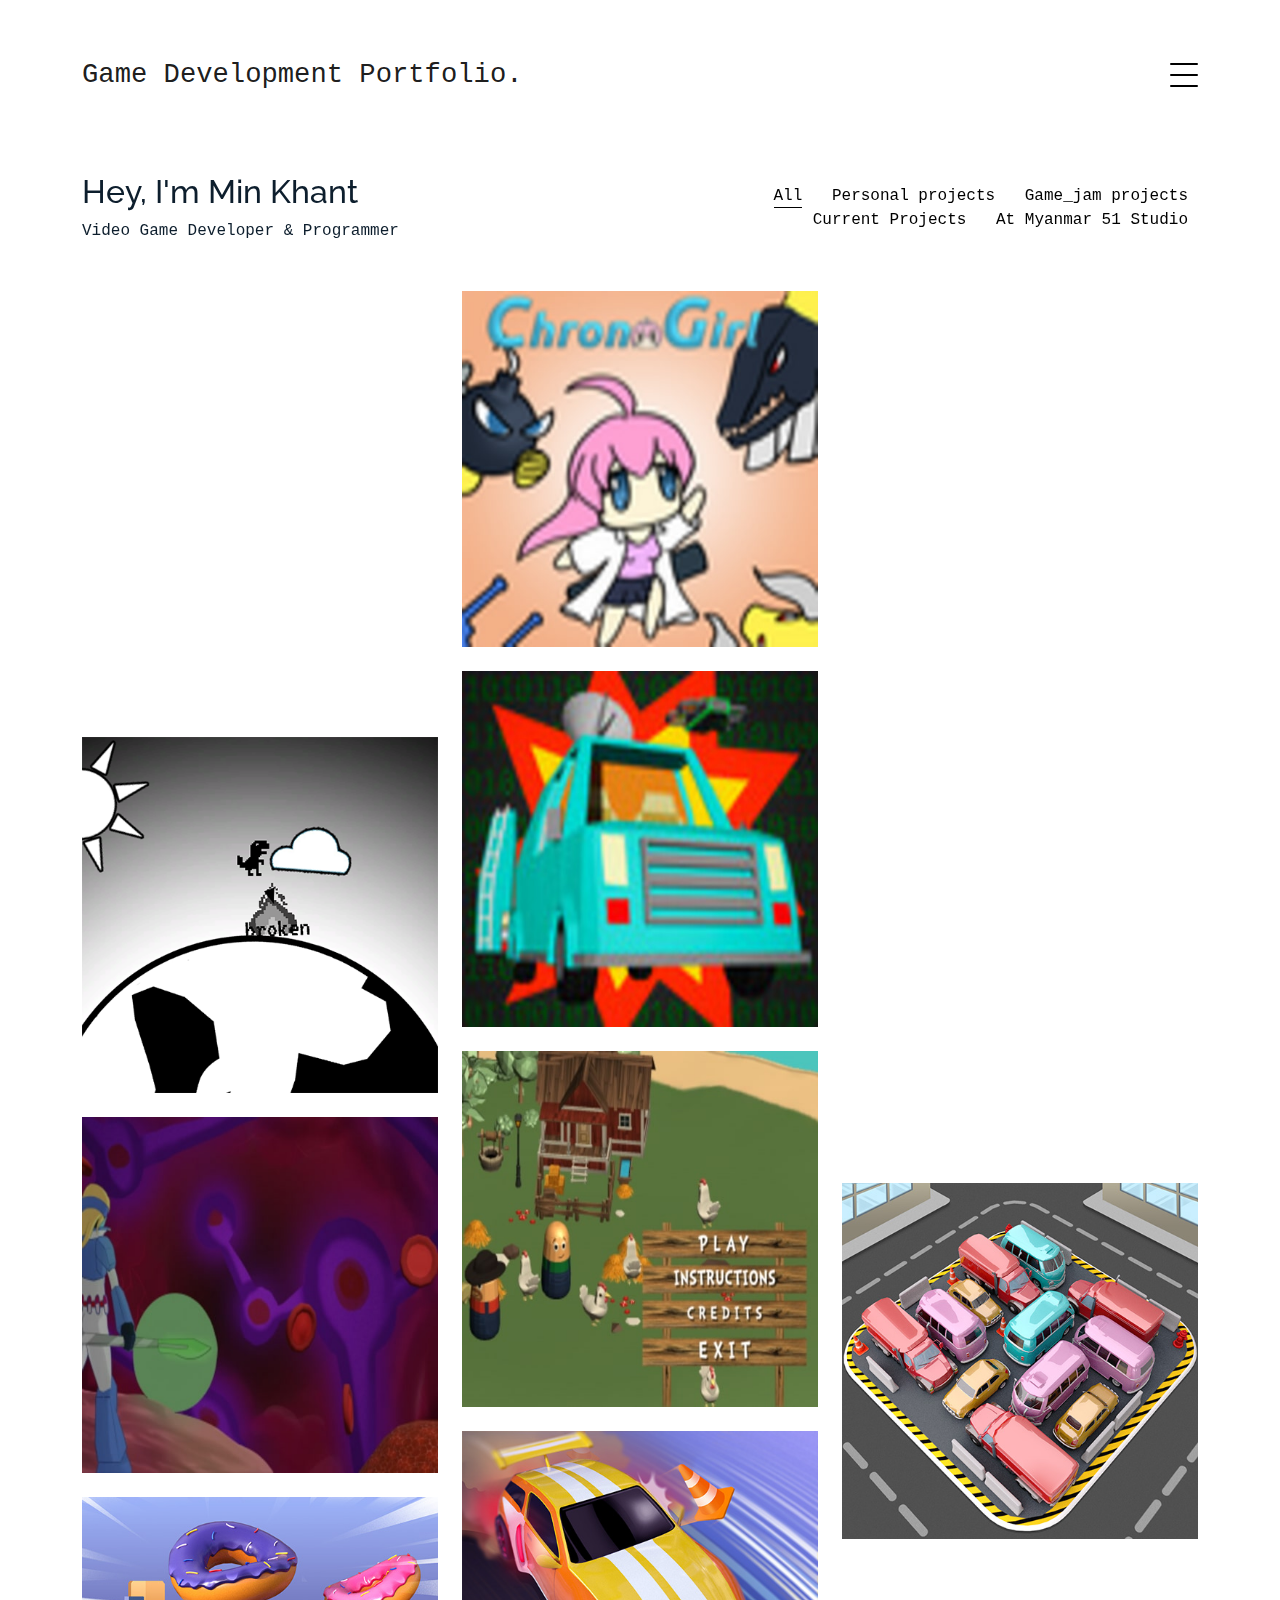
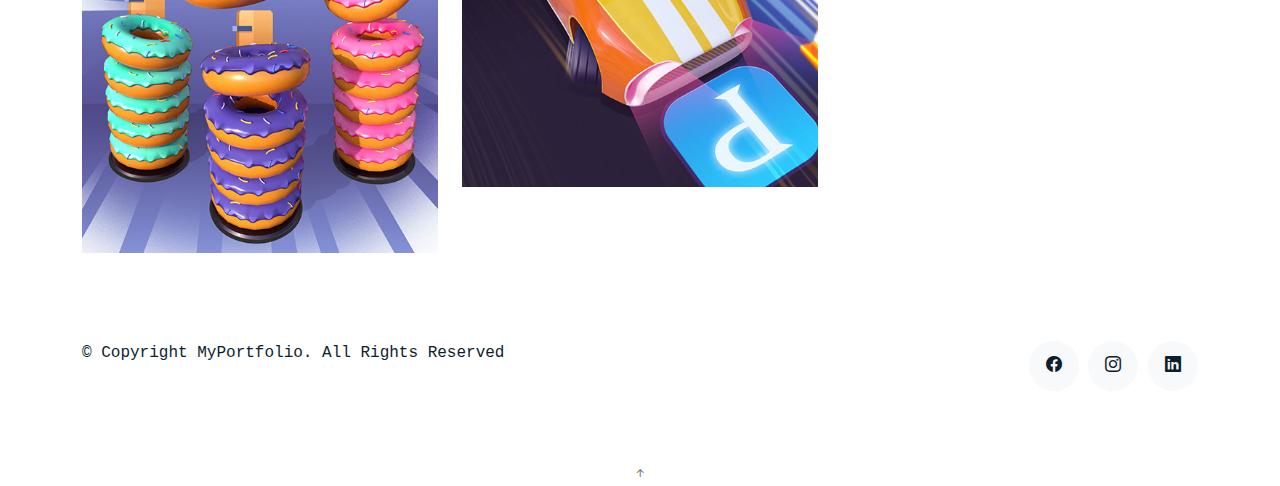
<file: index.html>
<!DOCTYPE html>
<html lang="en">

<head>
  <meta charset="utf-8">
  <meta content="width=device-width, initial-scale=1.0" name="viewport">

  <title>Min Khant's Portifolio</title>
  <meta content="" name="description">
  <meta content="" name="keywords">

  <!-- Favicons -->
  <link href="assets/img/favicon.ico" rel="icon">
  <link href="assets/img/apple-touch-icon.png" rel="apple-touch-icon">

  <!-- Google Fonts -->
  <link href="https://fonts.googleapis.com/css?family=https://fonts.googleapis.com/css?family=Inconsolata:400,500,600,700|Raleway:400,400i,500,500i,600,600i,700,700i" rel="stylesheet">

  <!-- Vendor CSS Files -->
  <link href="assets/vendor/aos/aos.css" rel="stylesheet">
  <link href="assets/vendor/bootstrap/css/bootstrap.min.css" rel="stylesheet">
  <link href="assets/vendor/bootstrap-icons/bootstrap-icons.css" rel="stylesheet">
  <link href="assets/vendor/swiper/swiper-bundle.min.css" rel="stylesheet">

  <!-- Template Main CSS File -->
  <link href="assets/css/style.css" rel="stylesheet">

  <!-- =======================================================
  * Template Name: MyPortfolio - v4.7.0
  * Template URL: https://bootstrapmade.com/myportfolio-bootstrap-portfolio-website-template/
  * Author: BootstrapMade.com
  * License: https://bootstrapmade.com/license/
  ======================================================== -->
</head>

<body>

  <!-- ======= Navbar ======= -->
  <div class="collapse navbar-collapse custom-navmenu" id="main-navbar">
    <div class="container py-2 py-md-5">
      <div class="row align-items-start">
        <div class="col-md-2">
          <ul class="custom-menu">
            <li class="active"><a href="index.html">Home</a></li>
            <li><a href="about.html">About Me</a></li>
            <!-- <li><a href="services.html">Services</a></li>
            <li><a href="works.html">Works</a></li> -->
            <li><a href="contact.html">Contact</a></li>
          </ul>
        </div>
        <div class="col-md-6 d-none d-md-block  mr-auto">
          <div class="tweet d-flex">
            <div>
              <p><em>"Game creation keeps on expanding, just like the Universe. That is why I keep making games”
                  -- Hideo Kojima</em></p>
            </div>
          </div>
        </div>
        <div class="col-md-4 d-none d-md-block">
          <h3>Hire Me</h3>
          <p>Let's make some games! <br> <a href="mailto:kyawminkhant99@gmail.com">kyawminkhant99@gmail.com</a></p>
        </div>
      </div>

    </div>
  </div>

  <nav class="navbar navbar-light custom-navbar">
    <div class="container">
      <a class="navbar-brand" href="index.html">Game Development Portfolio.</a>
      <a href="#" class="burger" data-bs-toggle="collapse" data-bs-target="#main-navbar">
        <span></span>
      </a>
    </div>
  </nav>

  <main id="main">

    <!-- ======= Works Section ======= -->
    <section class="section site-portfolio">
      <div class="container">
        <div class="row mb-5 align-items-center">
          <div class="col-md-12 col-lg-6 mb-4 mb-lg-0" data-aos="fade-up">
            <h2>Hey, I'm Min Khant</h2>
            <p class="mb-0">Video Game Developer &amp; Programmer </p>
          </div>
          <div class="col-md-12 col-lg-6 text-start text-lg-end" data-aos="fade-up" data-aos-delay="100">
            <div id="filters" class="filters">
              <a href="#" data-filter="*" class="active">All</a>
              <a href="#" data-filter=".personal">Personal projects</a>
              <a href="#" data-filter=".gamejam">Game_jam projects</a>
              <a href="#" data-filter=".current">Current Projects</a>
              <a href="#" data-filter=".mm51">At Myanmar 51 Studio</a>
              <!-- <a href="#" data-filter=".branding">Branding</a> -->
              <!-- <a href="#" data-filter=".photography">Photography</a> -->
            </div>
          </div>
        </div>
        <div id="portfolio-grid" class="row no-gutter" data-aos="fade-up" data-aos-delay="200">
          <div class="item personal col-sm-6 col-md-4 col-lg-4 mb-4">
            <a href="Catastrophe.html" class="item-wrap fancybox">
              <div class="work-info">
                <h3>CAT-ASTROPHE</h3>
                <span>top-down game</span>
              </div>
              <!-- <img class="img-fluid " src="https://media.giphy.com/media/kbsNfPqcZveWIP2rRP/giphy.gif" alt="Catastrophe image"> -->
              <iframe width="490" height="415" src="https://www.youtube.com/embed/8k42JL0vaaU?autoplay=1&controls=0&mute=1&playlist=8k42JL0vaaU&loop=1" title="YouTube video player" frameborder="0" ></iframe>

            </a>
          </div>
          <div class="item gamejam col-sm-6 col-md-4 col-lg-4 mb-4">
            <a href="ChronoGirl.html" class="item-wrap fancybox">
              <div class="work-info">
                <h3>ChronoGirl</h3>
                <span>Top-down survival game</span>
              </div>
              <img class="img-fluid wimg" src="assets/img/ChroGirlWork.jpg" alt="ChronoGirl image">
            </a>
          </div>
          <div class="item gamejam col-sm-6 col-md-4 col-lg-4 mb-4">
            <a href="DriveWithTheDead.html" class="item-wrap fancybox">
              <div class="work-info">
                <h3>Drive With The Dead</h3>
                <span>Survival Horror Game</span>
              </div>


              <!-- <img class="img-fluid" src="https://media.giphy.com/media/IrfkDP3VHRU7u1cLAJ/giphy.gif" alt="DriveWithTheDead image"> -->


            <!-- <iframe width="490" height="415" src="https://www.youtube.com/embed/TATMEsCk2Bg?autoplay=1&controls=0&mute=1&playlist=8k42JL0vaaU&loop=1" title="YouTube video player" frameborder="0" ></iframe> -->
            <iframe width="490" height="415" src="https://www.youtube.com/embed/TATMEsCk2Bg?autoplay=1&controls=0&mute=1&loop=1" title="YouTube video player" frameborder="0" ></iframe>
            </a>
          </div>
          <div class="item personal col-sm-6 col-md-4 col-lg-4 mb-4">
            <a href="CyberEscape.html" class="item-wrap fancybox">
              <div class="work-info">
                <h3>Cyber Escape</h3>
                <span>Mobile Endless Runner</span>
              </div>
              <img class="img-fluid" src="assets/img/CyberEscapeWork.jpg" alt="CyberEscape image">
            </a>
          </div>
          <div class="item personal col-sm-6 col-md-4 col-lg-4 mb-4">
            <a href="DepressedTRex.html" class="item-wrap fancybox">
              <div class="work-info">
                <h3>Depressed T-REX</h3>
                <span>2D Web Game</span>
              </div>
              <!-- <img class="img-fluid" src="https://media.giphy.com/media/XkJgfRRLLatfJem3zc/giphy.gif" alt="Catastrophe image"> -->
                <img class="img-fluid" src="assets/img/DepressedTRexImg.png" alt="CyberEscape image">
            </a>
          </div>
          <div class="item personal current col-sm-6 col-md-4 col-lg-4 mb-4">
            <a href="CatastropheUE4.html" class="item-wrap fancybox">
              <div class="work-info">
                <h3>CAT-ASTROPHE (ue4 remake)</h3>

                <span>top-down arcade game</span>
              </div>
              <!-- <img class="img-fluid" src="https://media.giphy.com/media/GkgsmetKViSFywYE6r/giphy.gif" alt="Catastrophe image"> -->
<iframe width="490" height="415" src="https://www.youtube.com/embed/mTgE0sr2AK8?autoplay=1&controls=0&mute=1&loop=1" title="YouTube video player" frameborder="0" ></iframe>

            </a>
          </div>
          <div class="item gamejam col-sm-6 col-md-4 col-lg-4 mb-4">
            <a href="CockatooIsland.html" class="item-wrap fancybox">
              <div class="work-info">
                <h3>Cockatoo Island</h3>
                <span>Top-down survival game</span>
              </div>
              <img class="img-fluid" src="assets/img/CockatooWork.jpg" alt="Cockatoo image">
            </a>
          </div>
          <div class="item gamejam col-sm-6 col-md-4 col-lg-4 mb-4">
            <a href="NarvCore.html" class="item-wrap fancybox">
              <div class="work-info">
                <h3>N.A.R.V.C.O.R.E</h3>
                <span>Top-down action game</span>
              </div>
              <img class="img-fluid" src="assets/img/NarvCoreWork.jpg" alt="Navcore image">
            </a>
          </div>
          <div class="item mm51 col-sm-6 col-md-4 col-lg-4 mb-4">
            <a href="ParkOut.html" class="item-wrap fancybox">
              <div class="work-info">
                <h3>Park Out</h3>
                <br/>
                  <h3 style="font-size:10px">( @copyright : MYANMAR 51 STUDIO )</h3>
                <span>Mobile Puzzle Game</span>
              </div>
              <img class="img-fluid" src="assets/img/powork.jpg" alt="Navcore image">
            </a>
          </div>
          <div class="item mm51 col-sm-6 col-md-4 col-lg-4 mb-4">
            <a href="ParkingMaster.html" class="item-wrap fancybox">
              <div class="work-info">
                <h3>Parking Master</h3>
                  <br/>
                  <h3 style="font-size:10px">( @copyright : MYANMAR 51 STUDIO )</h3>
                <span>Mobile Puzzle Game</span>
              </div>
              <img class="img-fluid" src="assets/img/pmwork.jpg" alt="Navcore image">
            </a>
          </div>
          <div class="item mm51 col-sm-6 col-md-4 col-lg-4 mb-4">
            <a href="ColorSort.html" class="item-wrap fancybox">
              <div class="work-info">
                <h3>Color Sort</h3>
                  <br/>
                <h3 style="font-size:10px">( @copyright : MYANMAR 51 STUDIO )</h3>
                <span>Mobile Puzzle Game</span>
              </div>
              <img class="img-fluid" src="assets/img/cswork.jpg" alt="Navcore image">
            </a>
          </div>
        </div>
      </div>
    </section><!-- End  Works Section -->

    <!-- ======= Clients Section ======= -->
    <!-- <section class="section">
      <div class="container">
        <div class="row justify-content-center text-center mb-4">
          <div class="col-5">
            <h3 class="h3 heading">My Clients</h3>
            <p>Lorem ipsum dolor sit amet consectetur adipisicing elit explicabo inventore.</p>
          </div>
        </div>
        <div class="row">
          <div class="col-4 col-sm-4 col-md-2">
            <a href="#" class="client-logo"><img src="assets/img/logo-adobe.png" alt="Image" class="img-fluid"></a>
          </div>
          <div class="col-4 col-sm-4 col-md-2">
            <a href="#" class="client-logo"><img src="assets/img/logo-uber.png" alt="Image" class="img-fluid"></a>
          </div>
          <div class="col-4 col-sm-4 col-md-2">
            <a href="#" class="client-logo"><img src="assets/img/logo-apple.png" alt="Image" class="img-fluid"></a>
          </div>
          <div class="col-4 col-sm-4 col-md-2">
            <a href="#" class="client-logo"><img src="assets/img/logo-netflix.png" alt="Image" class="img-fluid"></a>
          </div>
          <div class="col-4 col-sm-4 col-md-2">
            <a href="#" class="client-logo"><img src="assets/img/logo-nike.png" alt="Image" class="img-fluid"></a>
          </div>
          <div class="col-4 col-sm-4 col-md-2">
            <a href="#" class="client-logo"><img src="assets/img/logo-google.png" alt="Image" class="img-fluid"></a>
          </div>

        </div>
      </div>
    </section><!-- End Clients Section -->

    <!-- ======= Services Section ======= -->
    <!-- <section class="section services">
      <div class="container">
        <div class="row justify-content-center text-center mb-4">
          <div class="col-5">
            <h3 class="h3 heading">My Services</h3>
            <p>Develop various .</p>
          </div>
        </div>
        <div class="row">

          <div class="col-12 col-sm-6 col-md-6 col-lg-3">
            <i class="bi bi-card-checklist"></i>
            <h4 class="h4 mb-2">Web Design</h4>
            <p>Lorem ipsum dolor sit amet consectetur adipisicing elit explicabo inventore.</p>
            <ul class="list-unstyled list-line">
              <li>Lorem ipsum dolor sit amet consectetur adipisicing</li>
              <li>Non pariatur nisi</li>
              <li>Magnam soluta quod</li>
              <li>Lorem ipsum dolor</li>
              <li>Cumque quae aliquam</li>
            </ul>
          </div>
          <div class="col-12 col-sm-6 col-md-6 col-lg-3">
            <i class="bi bi-binoculars"></i>
            <h4 class="h4 mb-2">Mobile Applications</h4>
            <p>Lorem ipsum dolor sit amet consectetur adipisicing elit explicabo inventore.</p>
            <ul class="list-unstyled list-line">
              <li>Lorem ipsum dolor sit amet consectetur adipisicing</li>
              <li>Non pariatur nisi</li>
              <li>Magnam soluta quod</li>
              <li>Lorem ipsum dolor</li>
              <li>Cumque quae aliquam</li>
            </ul>
          </div>
          <div class="col-12 col-sm-6 col-md-6 col-lg-3">
            <i class="bi bi-brightness-high"></i>
            <h4 class="h4 mb-2">Graphic Design</h4>
            <p>Lorem ipsum dolor sit amet consectetur adipisicing elit explicabo inventore.</p>
            <ul class="list-unstyled list-line">
              <li>Lorem ipsum dolor sit amet consectetur adipisicing</li>
              <li>Non pariatur nisi</li>
              <li>Magnam soluta quod</li>
              <li>Lorem ipsum dolor</li>
              <li>Cumque quae aliquam</li>
            </ul>
          </div>
          <div class="col-12 col-sm-6 col-md-6 col-lg-3">
            <i class="bi bi-calendar4-week"></i>
            <h4 class="h4 mb-2">SEO</h4>
            <p>Lorem ipsum dolor sit amet consectetur adipisicing elit explicabo inventore.</p>
            <ul class="list-unstyled list-line">
              <li>Lorem ipsum dolor sit amet consectetur adipisicing</li>
              <li>Non pariatur nisi</li>
              <li>Magnam soluta quod</li>
              <li>Lorem ipsum dolor</li>
              <li>Cumque quae aliquam</li>
            </ul>
          </div>
        </div>
      </div>
    </section> -->

    <!-- End Services Section -->

    <!-- ======= Testimonials Section ======= -->
    <!-- <section class="section pt-0">
      <div class="container">

        <div class="testimonials-slider swiper" data-aos="fade-up" data-aos-delay="100">
          <div class="swiper-wrapper">

            <div class="swiper-slide">
              <div class="testimonial-wrap">
                <div class="testimonial">
                  <img src="assets/img/person_1.jpg" alt="Image" class="img-fluid">
                  <blockquote>
                    <p>Lorem ipsum dolor sit amet consectetur adipisicing elit. Quisquam necessitatibus incidunt ut officiis
                      explicabo inventore.</p>
                  </blockquote>
                  <p>&mdash; Jean Hicks</p>
                </div>
              </div>
            </div><!-- End testimonial item -->

    <!-- <div class="swiper-slide">
              <div class="testimonial-wrap">
                <div class="testimonial">
                  <img src="assets/img/person_2.jpg" alt="Image" class="img-fluid">
                  <blockquote>
                    <p>Lorem ipsum dolor sit amet consectetur adipisicing elit. Quisquam necessitatibus incidunt ut officiis
                      explicabo inventore.</p>
                  </blockquote>
                  <p>&mdash; Chris Stanworth</p>
                </div>
              </div>
            </div><!-- End testimonial item -->

    <!-- </div>
          <div class="swiper-pagination"></div>
        </div>

      </div>
    </section><!-- End Testimonials Section

  </main><!-- End #main

  <!-- ======= Footer ======= -->
    <footer class="footer" role="contentinfo">
      <div class="container">
        <div class="row">
          <div class="col-sm-6">
            <p class="mb-1">&copy; Copyright MyPortfolio. All Rights Reserved</p>
            <div class="credits">
              <!--
            All the links in the footer should remain intact.
            You can delete the links only if you purchased the pro version.
            Licensing information: https://bootstrapmade.com/license/
            Purchase the pro version with working PHP/AJAX contact form: https://bootstrapmade.com/buy/?theme=MyPortfolio
          -->
              <!-- Designed by <a href="https://bootstrapmade.com/">BootstrapMade</a> -->
            </div>
          </div>
          <div class="col-sm-6 social text-md-end">

            <a href="https://www.facebook.com/min.khant.12139"><span class="bi bi-facebook"></span></a>
            <a href="https://www.instagram.com/min_khantwsb/"><span class="bi bi-instagram"></span></a>
            <a href="https://www.linkedin.com/in/min-khant-3381701bb/"><span class="bi bi-linkedin"></span></a>
          </div>
        </div>
      </div>
    </footer>

    <a href="#" class="back-to-top d-flex align-items-center justify-content-center"><i class="bi bi-arrow-up-short"></i></a>

    <!-- Vendor JS Files -->
    <script src="assets/vendor/aos/aos.js"></script>
    <script src="assets/vendor/bootstrap/js/bootstrap.bundle.min.js"></script>
    <script src="assets/vendor/isotope-layout/isotope.pkgd.min.js"></script>
    <script src="assets/vendor/swiper/swiper-bundle.min.js"></script>
    <script src="assets/vendor/php-email-form/validate.js"></script>

    <!-- Template Main JS File -->
    <script src="assets/js/main.js"></script>

</body>

</html>
</file>
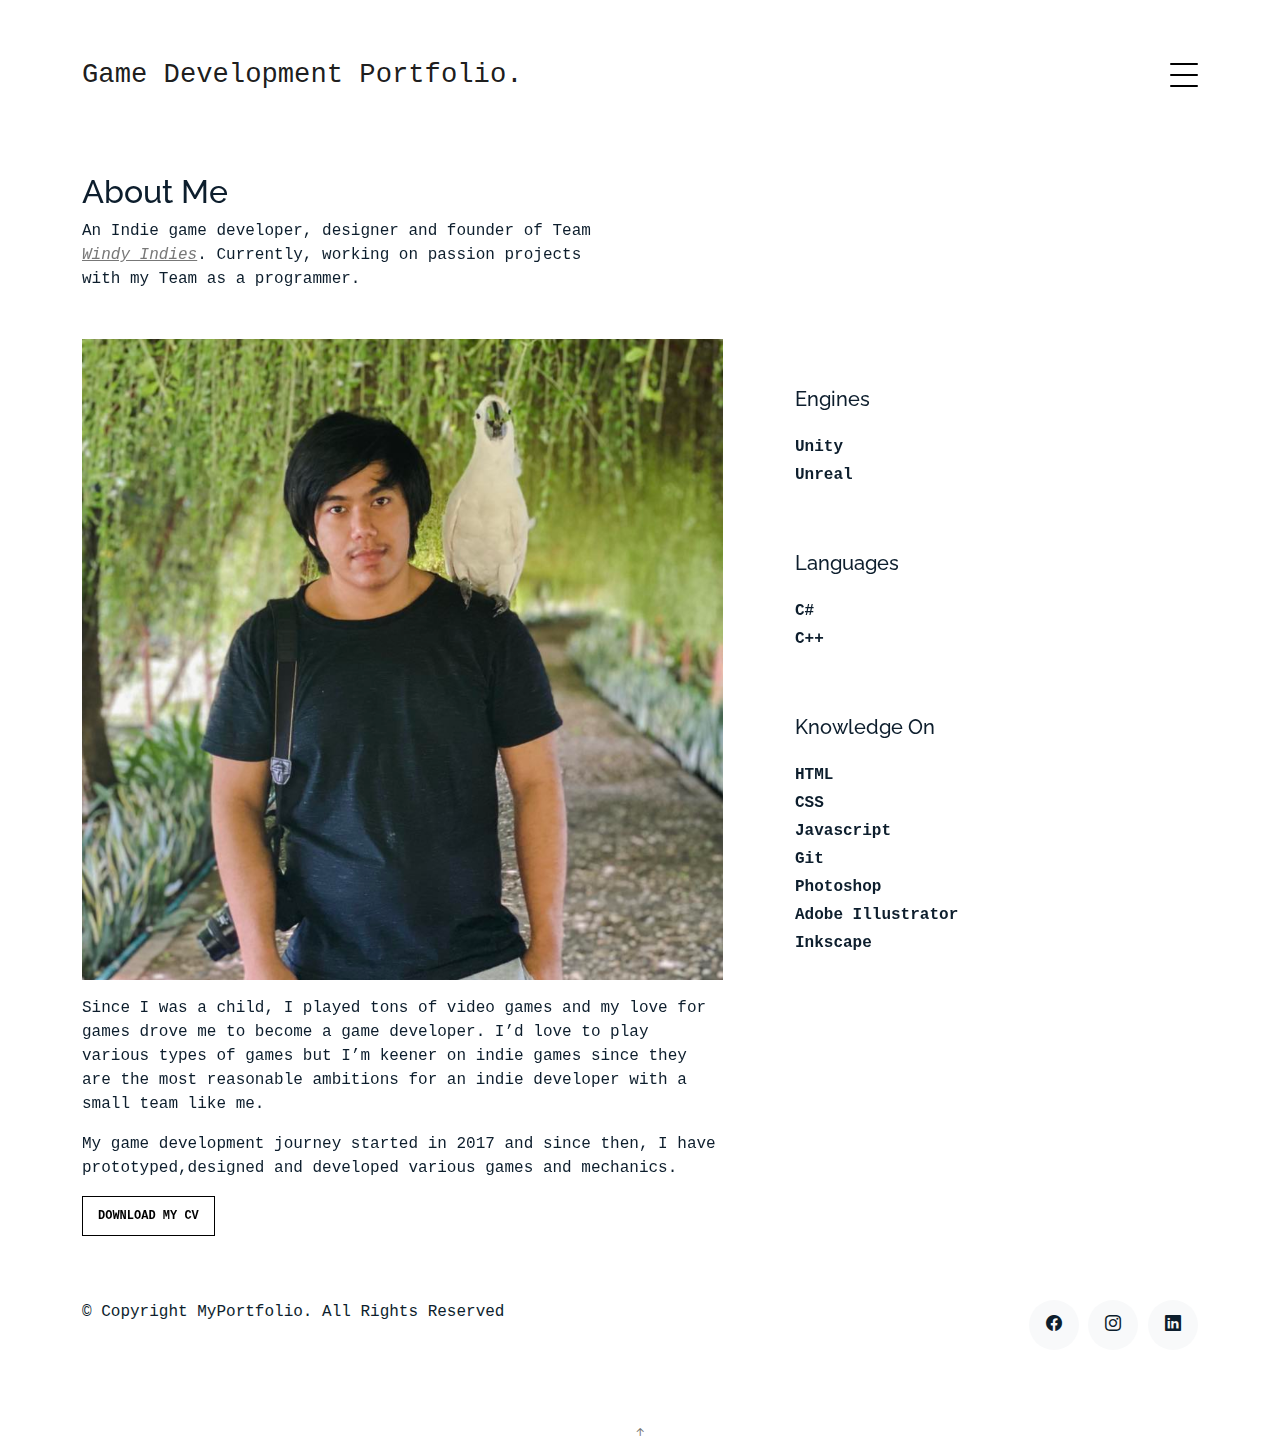
<file: about.html>
<!DOCTYPE html>
<html lang="en">

<head>
  <meta charset="utf-8">
  <meta content="width=device-width, initial-scale=1.0" name="viewport">

  <title>Min Khant's Portifolio - About</title>
  <meta content="" name="description">
  <meta content="" name="keywords">

  <!-- Favicons -->
  <link href="assets/img/favicon.ico" rel="icon">
  <link href="assets/img/apple-touch-icon.png" rel="apple-touch-icon">

  <!-- Google Fonts -->
  <link href="https://fonts.googleapis.com/css?family=https://fonts.googleapis.com/css?family=Inconsolata:400,500,600,700|Raleway:400,400i,500,500i,600,600i,700,700i" rel="stylesheet">

  <!-- Vendor CSS Files -->
  <link href="assets/vendor/aos/aos.css" rel="stylesheet">
  <link href="assets/vendor/bootstrap/css/bootstrap.min.css" rel="stylesheet">
  <link href="assets/vendor/bootstrap-icons/bootstrap-icons.css" rel="stylesheet">
  <link href="assets/vendor/swiper/swiper-bundle.min.css" rel="stylesheet">

  <!-- Template Main CSS File -->
  <link href="assets/css/style.css" rel="stylesheet">

  <!-- =======================================================
  * Template Name: MyPortfolio - v4.7.0
  * Template URL: https://bootstrapmade.com/myportfolio-bootstrap-portfolio-website-template/
  * Author: BootstrapMade.com
  * License: https://bootstrapmade.com/license/
  ======================================================== -->
</head>

<body>

  <!-- ======= Navbar ======= -->
  <div class="collapse navbar-collapse custom-navmenu" id="main-navbar">
    <div class="container py-2 py-md-5">
      <div class="row align-items-start">
        <div class="col-md-2">
          <ul class="custom-menu">
            <li class="active"><a href="index.html">Home</a></li>
            <li><a href="about.html">About Me</a></li>
            <!-- <li><a href="services.html">Services</a></li>
            <li><a href="works.html">Works</a></li> -->
            <li><a href="contact.html">Contact</a></li>
          </ul>
        </div>
        <div class="col-md-6 d-none d-md-block  mr-auto">
          <div class="tweet d-flex">
            <div>
              <p><em>"Game creation keeps on expanding, just like the Universe. That is why I keep making games”
-- Hideo Kojima</em></p>
            </div>
          </div>
        </div>
        <div class="col-md-4 d-none d-md-block">
          <h3>Hire Me</h3>
          <p>Let's make some games! <br> <a href="mailto:kyawminkhant99@gmail.com">kyawminkhant99@gmail.com</a></p>
        </div>
      </div>

    </div>
  </div>

  <nav class="navbar navbar-light custom-navbar">
    <div class="container">
      <a class="navbar-brand" href="index.html">Game Development Portfolio.</a>
      <a href="#" class="burger" data-bs-toggle="collapse" data-bs-target="#main-navbar">
        <span></span>
      </a>
    </div>
  </nav>



  <main id="main">

    <section class="section pb-5">
      <div class="container">
        <div class="row mb-5 align-items-end">
          <div class="col-md-6" data-aos="fade-up">

            <h2>About Me</h2>
            <p class="mb-0">An Indie game developer, designer and founder of Team <a href="https://twitter.com/Windy_Indies" ><u><i>Windy Indies</i></u></a>. Currently, working on passion projects with my Team as a programmer.   </p>
          </div>

        </div>

        <div class="row">
          <div class="col-md-4 ml-auto order-2 " data-aos="fade-up">

            <div class="skills">
              <h3 class="h3 mb-4">Engines</h3>
              <ul class="list-unstyled">
                <li class="mb-3">
                  <div class="d-flex mb-1">
                    <strong>Unity</strong>

                  </div>
                  <div class="d-flex mb-1">
                    <strong>Unreal</strong>
                  </div>
            </div>
            <div class="skills">
              <h3 class="h3 mb-4">Languages</h3>
              <ul class="list-unstyled">
                <li class="mb-3">
                  <div class="d-flex mb-1">
                    <strong>C#</strong>
                  </div>
                  <div class="d-flex mb-1">
                    <strong>C++</strong>
                  </div>

            </div>

            <div class="skills">
              <h3 class="h3 mb-4">Knowledge On</h3>
              <ul class="list-unstyled">
                <li class="mb-3">
                  <div class="d-flex mb-1">
                    <strong>HTML</strong>
                  </div>
                  <div class="d-flex mb-1">
                    <strong>CSS</strong>
                  </div>
                  <div class="d-flex mb-1">
                    <strong>Javascript</strong>
                  </div><div class="d-flex mb-1">
                    <strong>Git</strong>
                  </div>
                  <div class="d-flex mb-1">
                    <strong>Photoshop</strong>
                  </div>
                  <div class="d-flex mb-1">
                    <strong>Adobe Illustrator</strong>
                  </div>
                  <div class="d-flex mb-1">
                    <strong>Inkscape</strong>
                  </div>
            </div>
            </li>
            </ul>
          </div>

          <div class="col-md-7 mb-5 mb-md-0" data-aos="fade-up">
            <p><img src="assets/img/MyPhotoWithBird.png" alt="Image" class="img-fluid"></p>

            <p>Since I was a child, I played tons of video games and my love for games drove me to
              become a game developer. I’d love to play various types of games
              but I’m keener on indie games since they are the most reasonable ambitions for
              an indie developer with a small team like me.</p>
 </p>

            <p>My game development journey started in 2017 and since then, I have prototyped,designed and developed various games and mechanics.</p>
            <p><a href="assets/MyResume.pdf" class="readmore">Download my CV</a></p>
          </div>

        </div>

      </div>

    </section>

  </main><!-- End #main -->

  <!-- ======= Footer ======= -->
  <footer class="footer" role="contentinfo">
    <div class="container">
      <div class="row">
        <div class="col-sm-6">
          <p class="mb-1">&copy; Copyright MyPortfolio. All Rights Reserved</p>
          <div class="credits">
            <!--
            All the links in the footer should remain intact.
            You can delete the links only if you purchased the pro version.
            Licensing information: https://bootstrapmade.com/license/
            Purchase the pro version with working PHP/AJAX contact form: https://bootstrapmade.com/buy/?theme=MyPortfolio
          -->
            <!-- Designed by <a href="https://bootstrapmade.com/">BootstrapMade</a> -->
          </div>
        </div>
        <div class="col-sm-6 social text-md-end">
          <!-- <a href="https://twitter.com/KoOmphet"><span class="bi bi-twitter"></span></a> -->
          <a href="https://www.facebook.com/min.khant.12139"><span class="bi bi-facebook"></span></a>
          <a href="https://www.instagram.com/min_khantwsb/"><span class="bi bi-instagram"></span></a>
          <a href="https://www.linkedin.com/in/min-khant-3381701bb/"><span class="bi bi-linkedin"></span></a>
        </div>
      </div>
    </div>
  </footer>

  <a href="#" class="back-to-top d-flex align-items-center justify-content-center"><i class="bi bi-arrow-up-short"></i></a>

  <!-- Vendor JS Files -->
  <script src="assets/vendor/aos/aos.js"></script>
  <script src="assets/vendor/bootstrap/js/bootstrap.bundle.min.js"></script>
  <script src="assets/vendor/isotope-layout/isotope.pkgd.min.js"></script>
  <script src="assets/vendor/swiper/swiper-bundle.min.js"></script>
  <script src="assets/vendor/php-email-form/validate.js"></script>

  <!-- Template Main JS File -->
  <script src="assets/js/main.js"></script>

</body>

</html>
</file>
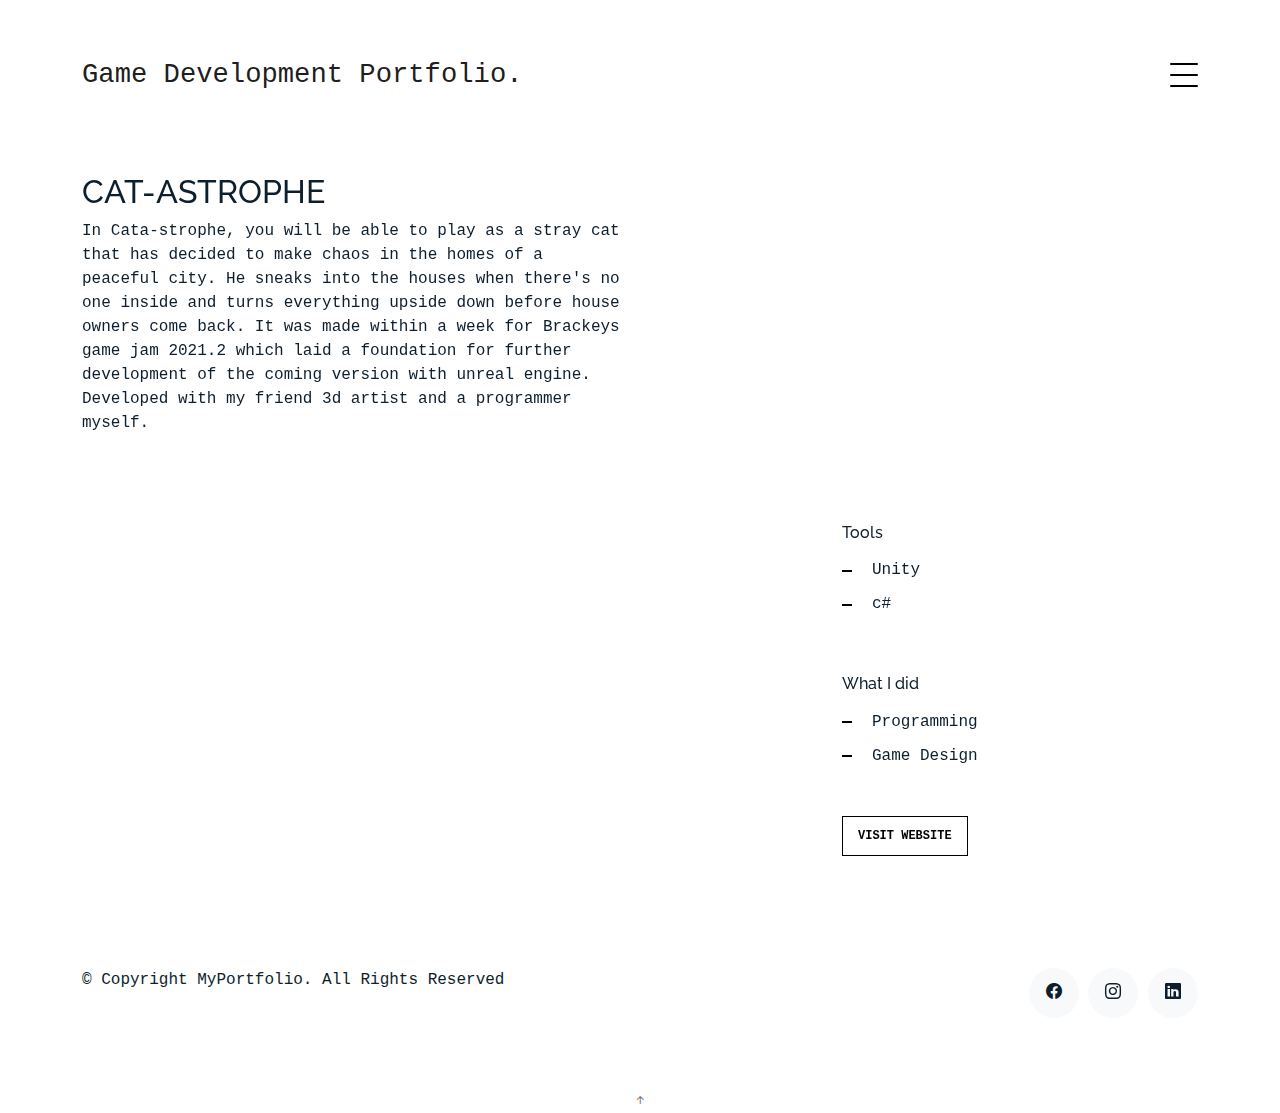
<file: Catastrophe.html>
<!DOCTYPE html>
<html lang="en">

<head>
  <meta charset="utf-8">
  <meta content="width=device-width, initial-scale=1.0" name="viewport">

  <title>Min Khant's Portifolio - Project</title>
  <meta content="" name="description">
  <meta content="" name="keywords">

  <!-- Favicons -->
  <link href="assets/img/favicon.ico" rel="icon">
  <link href="assets/img/apple-touch-icon.png" rel="apple-touch-icon">

  <!-- Google Fonts -->
  <link href="https://fonts.googleapis.com/css?family=https://fonts.googleapis.com/css?family=Inconsolata:400,500,600,700|Raleway:400,400i,500,500i,600,600i,700,700i" rel="stylesheet">

  <!-- Vendor CSS Files -->
  <link href="assets/vendor/aos/aos.css" rel="stylesheet">
  <link href="assets/vendor/bootstrap/css/bootstrap.min.css" rel="stylesheet">
  <link href="assets/vendor/bootstrap-icons/bootstrap-icons.css" rel="stylesheet">
  <link href="assets/vendor/swiper/swiper-bundle.min.css" rel="stylesheet">

  <!-- Template Main CSS File -->
  <link href="assets/css/style.css" rel="stylesheet">

  <!-- =======================================================
  * Template Name: MyPortfolio - v4.7.0
  * Template URL: https://bootstrapmade.com/myportfolio-bootstrap-portfolio-website-template/
  * Author: BootstrapMade.com
  * License: https://bootstrapmade.com/license/
  ======================================================== -->
</head>

<body>

  <!-- ======= Navbar ======= -->
  <div class="collapse navbar-collapse custom-navmenu" id="main-navbar">
    <div class="container py-2 py-md-5">
      <div class="row align-items-start">
        <div class="col-md-2">
          <ul class="custom-menu">
            <li class="active"><a href="index.html">Home</a></li>
            <li><a href="about.html">About Me</a></li>
            <!-- <li><a href="services.html">Services</a></li>
            <li><a href="works.html">Works</a></li> -->
            <li><a href="contact.html">Contact</a></li>
          </ul>
        </div>
        <div class="col-md-6 d-none d-md-block  mr-auto">
          <div class="tweet d-flex">
            <div>
              <p><em>"Game creation keeps on expanding, just like the Universe. That is why I keep making games”
-- Hideo Kojima</em></p>
            </div>
          </div>
        </div>
        <div class="col-md-4 d-none d-md-block">
          <h3>Hire Me</h3>
          <p>Let's make some games! <br> <a href="mailto:kyawminkhant99@gmail.com">kyawminkhant99@gmail.com</a></p>
        </div>
      </div>

    </div>
  </div>

  <nav class="navbar navbar-light custom-navbar">
    <div class="container">
      <a class="navbar-brand" href="index.html">Game Development Portfolio.</a>
      <a href="#" class="burger" data-bs-toggle="collapse" data-bs-target="#main-navbar">
        <span></span>
      </a>
    </div>
  </nav>

  <main id="main">

    <section class="section">
      <div class="container">
        <div class="row mb-4 align-items-center">
          <div class="col-md-6" data-aos="fade-up">
            <h2>CAT-ASTROPHE </h2>
            <p>  In Cata-strophe, you will be able to play as a stray cat that has decided to make chaos in the homes of a peaceful city. He sneaks into the houses when there's no one inside and turns everything upside down before house owners come back.
It was made within a week for Brackeys game jam 2021.2 which laid a foundation for further development of the coming version with unreal engine. Developed with my friend 3d artist and a programmer myself.
</p>
          </div>
        </div>
      </div>

      <div class="site-section pb-0">
        <div class="container">
          <!-- align-items-stretch -->
          <div class="row no-gutter">
            <div class="col-md-8" data-aos="fade-up">
              <!-- <img src="https://media.giphy.com/media/kbsNfPqcZveWIP2rRP/giphy.gif" alt="Image" class="img-fluid " loading="lazy"> -->
              <iframe width="490" height="415" src="https://www.youtube.com/embed/8k42JL0vaaU?autoplay=1&controls=0&mute=1&playlist=8k42JL0vaaU&loop=1" title="YouTube video player" frameborder="0" ></iframe>  


            </div>
            <div class="col-md-3 ml-auto " data-aos="fade-up" data-aos-delay="100">
              <div class="sticky-content">
                <h4 class="h4 mb-3 toolsAndContribute ">Tools</h4>
                <ul class="list-unstyled list-line mb-5 ">
                  <li>Unity</li>
                  <li>c#</li>
                <h4 class="h4 mb-3 toolsAndContribute">What I did</h4>
                <ul class="list-unstyled list-line mb-5 ">
                  <li>Programming</li>
                  <li>Game Design</li>
                </ul>

                <p><a href="https://arkarphyo.itch.io/cat-astrophe" class="readmore">Visit Website</a></p>
              </div>
            </div>
          </div>
        </div>
    </section>

    <!-- ======= Testimonials Section ======= -->
    <!-- <section class="section pt-0">
      <div class="container">

        <div class="testimonials-slider swiper" data-aos="fade-up" data-aos-delay="100">
          <div class="swiper-wrapper">

            <div class="swiper-slide">
              <div class="testimonial-wrap">
                <div class="testimonial">
                  <img src="assets/img/person_1.jpg" alt="Image" class="img-fluid">
                  <blockquote>
                    <p>Lorem ipsum dolor sit amet consectetur adipisicing elit. Quisquam necessitatibus incidunt ut officiis
                      explicabo inventore.</p>
                  </blockquote>
                  <p>&mdash; Jean Hicks</p>
                </div>
              </div>
            </div> -->

            <!-- End testimonial item -->
<!--
            <div class="swiper-slide">
              <div class="testimonial-wrap">
                <div class="testimonial">
                  <img src="assets/img/person_2.jpg" alt="Image" class="img-fluid">
                  <blockquote>
                    <p>Lorem ipsum dolor sit amet consectetur adipisicing elit. Quisquam necessitatibus incidunt ut officiis
                      explicabo inventore.</p>
                  </blockquote>
                  <p>&mdash; Chris Stanworth</p>
                </div>
              </div>
            </div> -->

            <!-- End testimonial item -->
<!--
          </div>
          <div class="swiper-pagination"></div>
        </div>

      </div>
    </section> -->

    <!-- End Testimonials Section -->

  </main><!-- End #main -->

  <!-- ======= Footer ======= -->
  <footer class="footer" role="contentinfo">
    <div class="container">
      <div class="row">
        <div class="col-sm-6">
          <p class="mb-1">&copy; Copyright MyPortfolio. All Rights Reserved</p>
          <div class="credits">
            <!--
            All the links in the footer should remain intact.
            You can delete the links only if you purchased the pro version.
            Licensing information: https://bootstrapmade.com/license/
            Purchase the pro version with working PHP/AJAX contact form: https://bootstrapmade.com/buy/?theme=MyPortfolio
          -->
            <!-- Designed by <a href="https://bootstrapmade.com/">BootstrapMade</a> -->
          </div>
        </div>
        <div class="col-sm-6 social text-md-end">
          <!-- <a href="#"><span class="bi bi-twitter"></span></a> -->
          <a href="https://www.facebook.com/min.khant.12139"><span class="bi bi-facebook"></span></a>
          <a href="https://www.instagram.com/min_khantwsb/"><span class="bi bi-instagram"></span></a>
          <a href="https://www.linkedin.com/in/min-khant-3381701bb/"><span class="bi bi-linkedin"></span></a>
        </div>
      </div>
    </div>
  </footer>

  <a href="#" class="back-to-top d-flex align-items-center justify-content-center"><i class="bi bi-arrow-up-short"></i></a>

  <!-- Vendor JS Files -->
  <script src="assets/vendor/aos/aos.js"></script>
  <script src="assets/vendor/bootstrap/js/bootstrap.bundle.min.js"></script>
  <script src="assets/vendor/isotope-layout/isotope.pkgd.min.js"></script>
  <script src="assets/vendor/swiper/swiper-bundle.min.js"></script>
  <script src="assets/vendor/php-email-form/validate.js"></script>

  <!-- Template Main JS File -->
  <script src="assets/js/main.js"></script>

</body>

</html>
</file>
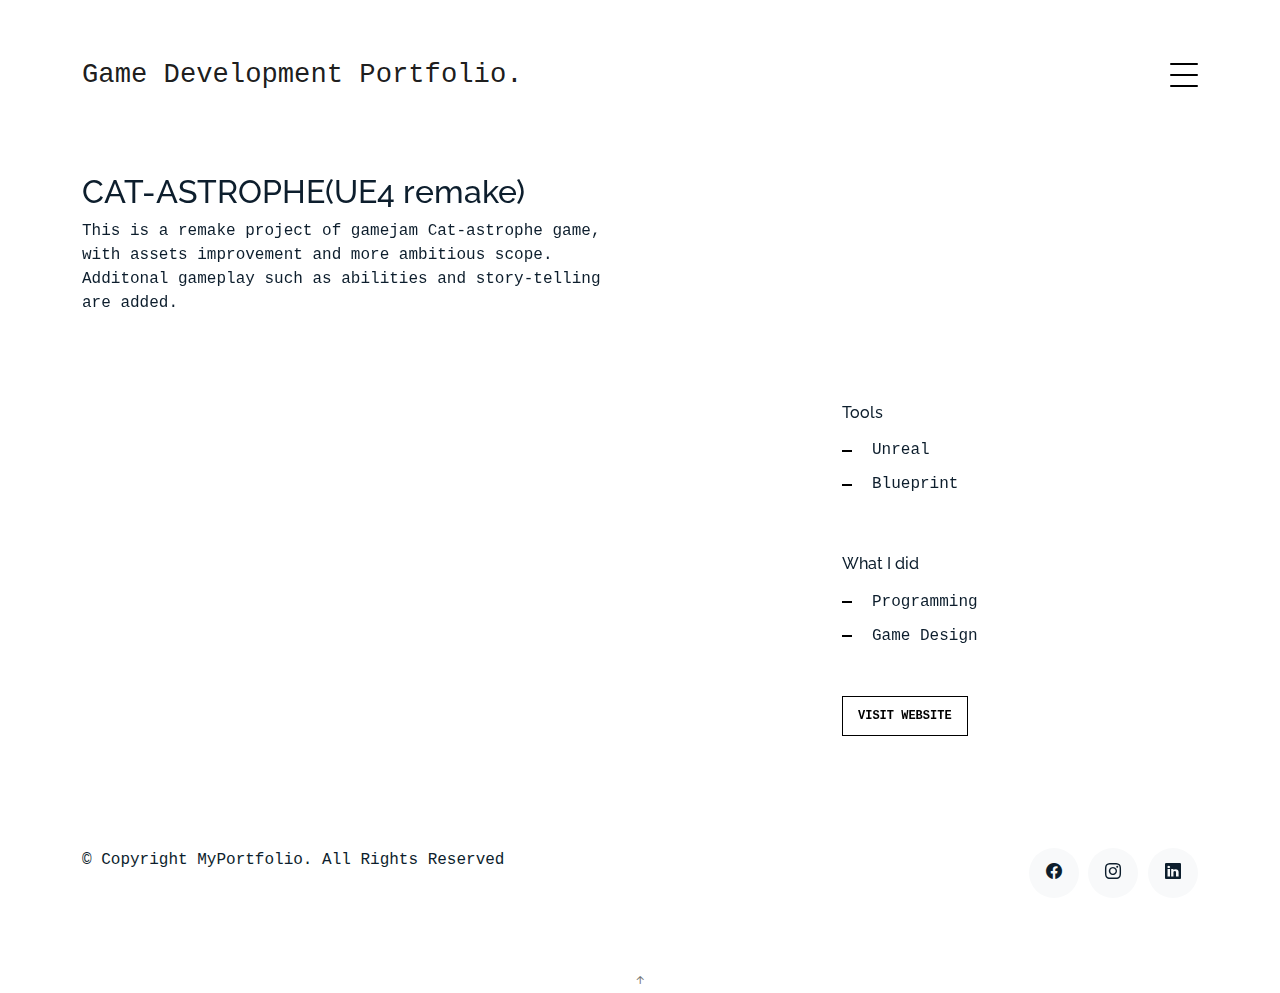
<file: CatastropheUE4.html>
<!DOCTYPE html>
<html lang="en">

<head>
  <meta charset="utf-8">
  <meta content="width=device-width, initial-scale=1.0" name="viewport">

  <title>Min Khant's Portifolio - Project</title>
  <meta content="" name="description">
  <meta content="" name="keywords">

  <!-- Favicons -->
  <link href="assets/img/favicon.ico" rel="icon">
  <link href="assets/img/apple-touch-icon.png" rel="apple-touch-icon">

  <!-- Google Fonts -->
  <link href="https://fonts.googleapis.com/css?family=https://fonts.googleapis.com/css?family=Inconsolata:400,500,600,700|Raleway:400,400i,500,500i,600,600i,700,700i" rel="stylesheet">

  <!-- Vendor CSS Files -->
  <link href="assets/vendor/aos/aos.css" rel="stylesheet">
  <link href="assets/vendor/bootstrap/css/bootstrap.min.css" rel="stylesheet">
  <link href="assets/vendor/bootstrap-icons/bootstrap-icons.css" rel="stylesheet">
  <link href="assets/vendor/swiper/swiper-bundle.min.css" rel="stylesheet">

  <!-- Template Main CSS File -->
  <link href="assets/css/style.css" rel="stylesheet">

  <!-- =======================================================
  * Template Name: MyPortfolio - v4.7.0
  * Template URL: https://bootstrapmade.com/myportfolio-bootstrap-portfolio-website-template/
  * Author: BootstrapMade.com
  * License: https://bootstrapmade.com/license/
  ======================================================== -->
</head>

<body>

  <!-- ======= Navbar ======= -->
  <div class="collapse navbar-collapse custom-navmenu" id="main-navbar">
    <div class="container py-2 py-md-5">
      <div class="row align-items-start">
        <div class="col-md-2">
          <ul class="custom-menu">
            <li class="active"><a href="index.html">Home</a></li>
            <li><a href="about.html">About Me</a></li>
            <!-- <li><a href="services.html">Services</a></li>
            <li><a href="works.html">Works</a></li> -->
            <li><a href="contact.html">Contact</a></li>
          </ul>
        </div>
        <div class="col-md-6 d-none d-md-block  mr-auto">
          <div class="tweet d-flex">
            <div>
              <p><em>"Game creation keeps on expanding, just like the Universe. That is why I keep making games”
-- Hideo Kojima</em></p>
            </div>
          </div>
        </div>
        <div class="col-md-4 d-none d-md-block">
          <h3>Hire Me</h3>
          <p>Let's make some games! <br> <a href="mailto:kyawminkhant99@gmail.com">kyawminkhant99@gmail.com</a></p>
        </div>
      </div>

    </div>
  </div>

  <nav class="navbar navbar-light custom-navbar">
    <div class="container">
      <a class="navbar-brand" href="index.html">Game Development Portfolio.</a>
      <a href="#" class="burger" data-bs-toggle="collapse" data-bs-target="#main-navbar">
        <span></span>
      </a>
    </div>
  </nav>

  <main id="main">

    <section class="section">
      <div class="container">
        <div class="row mb-4 align-items-center">
          <div class="col-md-6" data-aos="fade-up">
            <h2>CAT-ASTROPHE(UE4 remake)</h2>
            <p> This is a remake project of gamejam Cat-astrophe game, with assets improvement and more ambitious scope. Additonal gameplay such as abilities and story-telling are added.
</p>
          </div>
        </div>
      </div>

      <div class="site-section pb-0">
        <div class="container">
          <!-- align-items-stretch -->
          <div class="row no-gutter">
            <div class="col-md-8" data-aos="fade-up">
              <!-- <img src="https://media.giphy.com/media/GkgsmetKViSFywYE6r/giphy.gif" loading="lazy"> -->
              <iframe width="490" height="415" src="https://www.youtube.com/embed/mTgE0sr2AK8?autoplay=1&controls=0&mute=1" title="YouTube video player" frameborder="0" ></iframe>


            </div>
            <div class="col-md-3 ml-auto " data-aos="fade-up" data-aos-delay="100">
              <div class="sticky-content">
                <h4 class="h4 mb-3 toolsAndContribute ">Tools</h4>
                <ul class="list-unstyled list-line mb-5 ">
                  <li>Unreal</li>
                  <li>Blueprint</li>
                <h4 class="h4 mb-3 toolsAndContribute">What I did</h4>
                <ul class="list-unstyled list-line mb-5 ">
                  <li>Programming</li>
                  <li>Game Design</li>
                </ul>

                <p><a href="https://youtu.be/mTgE0sr2AK8" class="readmore">Visit Website</a></p>
              </div>
            </div>
          </div>
        </div>
    </section>

    <!-- ======= Testimonials Section ======= -->
    <!-- <section class="section pt-0">
      <div class="container">

        <div class="testimonials-slider swiper" data-aos="fade-up" data-aos-delay="100">
          <div class="swiper-wrapper">

            <div class="swiper-slide">
              <div class="testimonial-wrap">
                <div class="testimonial">
                  <img src="assets/img/person_1.jpg" alt="Image" class="img-fluid">
                  <blockquote>
                    <p>Lorem ipsum dolor sit amet consectetur adipisicing elit. Quisquam necessitatibus incidunt ut officiis
                      explicabo inventore.</p>
                  </blockquote>
                  <p>&mdash; Jean Hicks</p>
                </div>
              </div>
            </div> -->

            <!-- End testimonial item -->
<!--
            <div class="swiper-slide">
              <div class="testimonial-wrap">
                <div class="testimonial">
                  <img src="assets/img/person_2.jpg" alt="Image" class="img-fluid">
                  <blockquote>
                    <p>Lorem ipsum dolor sit amet consectetur adipisicing elit. Quisquam necessitatibus incidunt ut officiis
                      explicabo inventore.</p>
                  </blockquote>
                  <p>&mdash; Chris Stanworth</p>
                </div>
              </div>
            </div> -->

            <!-- End testimonial item -->
<!--
          </div>
          <div class="swiper-pagination"></div>
        </div>

      </div>
    </section> -->

    <!-- End Testimonials Section -->

  </main><!-- End #main -->

  <!-- ======= Footer ======= -->
  <footer class="footer" role="contentinfo">
    <div class="container">
      <div class="row">
        <div class="col-sm-6">
          <p class="mb-1">&copy; Copyright MyPortfolio. All Rights Reserved</p>
          <div class="credits">
            <!--
            All the links in the footer should remain intact.
            You can delete the links only if you purchased the pro version.
            Licensing information: https://bootstrapmade.com/license/
            Purchase the pro version with working PHP/AJAX contact form: https://bootstrapmade.com/buy/?theme=MyPortfolio
          -->
            <!-- Designed by <a href="https://bootstrapmade.com/">BootstrapMade</a> -->
          </div>
        </div>
        <div class="col-sm-6 social text-md-end">
          <!-- <a href="#"><span class="bi bi-twitter"></span></a> -->
          <a href="https://www.facebook.com/min.khant.12139"><span class="bi bi-facebook"></span></a>
          <a href="https://www.instagram.com/min_khantwsb/"><span class="bi bi-instagram"></span></a>
          <a href="https://www.linkedin.com/in/min-khant-3381701bb/"><span class="bi bi-linkedin"></span></a>
        </div>
      </div>
    </div>
  </footer>

  <a href="#" class="back-to-top d-flex align-items-center justify-content-center"><i class="bi bi-arrow-up-short"></i></a>

  <!-- Vendor JS Files -->
  <script src="assets/vendor/aos/aos.js"></script>
  <script src="assets/vendor/bootstrap/js/bootstrap.bundle.min.js"></script>
  <script src="assets/vendor/isotope-layout/isotope.pkgd.min.js"></script>
  <script src="assets/vendor/swiper/swiper-bundle.min.js"></script>
  <script src="assets/vendor/php-email-form/validate.js"></script>

  <!-- Template Main JS File -->
  <script src="assets/js/main.js"></script>

</body>

</html>
</file>
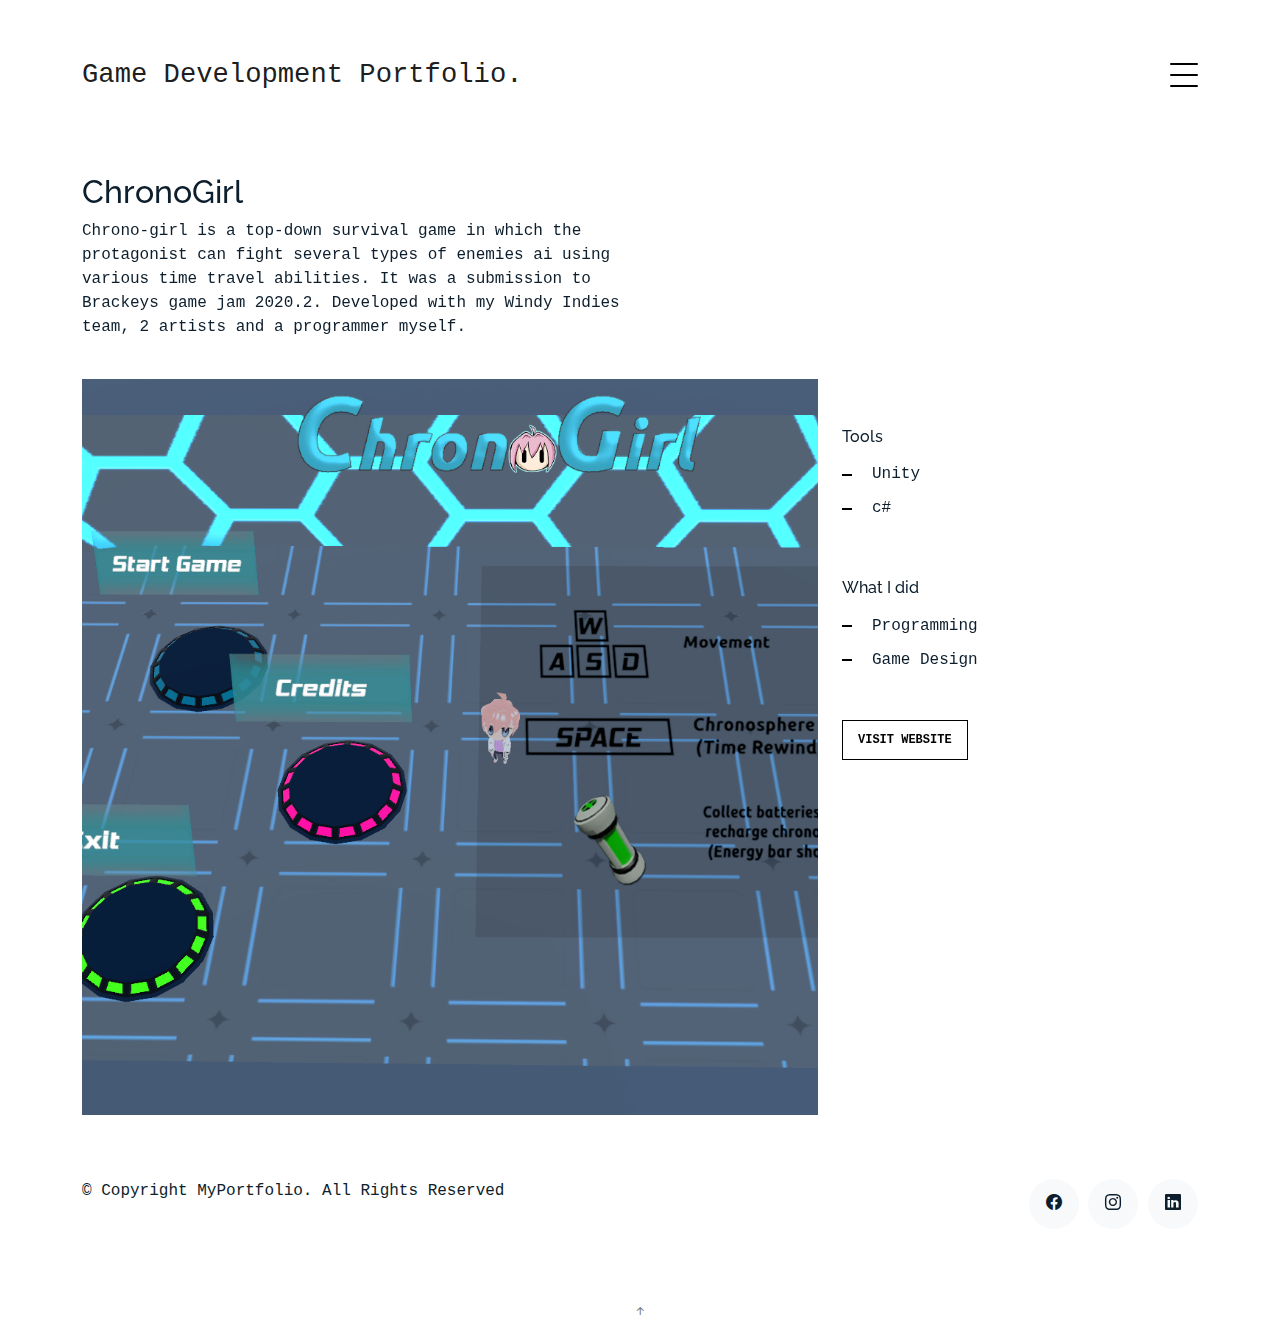
<file: ChronoGirl.html>
<!DOCTYPE html>
<html lang="en">

<head>
  <meta charset="utf-8">
  <meta content="width=device-width, initial-scale=1.0" name="viewport">

  <title>Min Khant's Portifolio - Project</title>
  <meta content="" name="description">
  <meta content="" name="keywords">

  <!-- Favicons -->
  <link href="assets/img/favicon.ico" rel="icon">
  <link href="assets/img/apple-touch-icon.png" rel="apple-touch-icon">

  <!-- Google Fonts -->
  <link href="https://fonts.googleapis.com/css?family=https://fonts.googleapis.com/css?family=Inconsolata:400,500,600,700|Raleway:400,400i,500,500i,600,600i,700,700i" rel="stylesheet">

  <!-- Vendor CSS Files -->
  <link href="assets/vendor/aos/aos.css" rel="stylesheet">
  <link href="assets/vendor/bootstrap/css/bootstrap.min.css" rel="stylesheet">
  <link href="assets/vendor/bootstrap-icons/bootstrap-icons.css" rel="stylesheet">
  <link href="assets/vendor/swiper/swiper-bundle.min.css" rel="stylesheet">

  <!-- Template Main CSS File -->
  <link href="assets/css/style.css" rel="stylesheet">

  <!-- =======================================================
  * Template Name: MyPortfolio - v4.7.0
  * Template URL: https://bootstrapmade.com/myportfolio-bootstrap-portfolio-website-template/
  * Author: BootstrapMade.com
  * License: https://bootstrapmade.com/license/
  ======================================================== -->
</head>

<body>

  <!-- ======= Navbar ======= -->
  <div class="collapse navbar-collapse custom-navmenu" id="main-navbar">
    <div class="container py-2 py-md-5">
      <div class="row align-items-start">
        <div class="col-md-2">
          <ul class="custom-menu">
            <li class="active"><a href="index.html">Home</a></li>
            <li><a href="about.html">About Me</a></li>
            <!-- <li><a href="services.html">Services</a></li>
            <li><a href="works.html">Works</a></li> -->
            <li><a href="contact.html">Contact</a></li>
          </ul>
        </div>
        <div class="col-md-6 d-none d-md-block  mr-auto">
          <div class="tweet d-flex">
            <div>
              <p><em>"Game creation keeps on expanding, just like the Universe. That is why I keep making games”
-- Hideo Kojima</em></p>
            </div>
          </div>
        </div>
        <div class="col-md-4 d-none d-md-block">
          <h3>Hire Me</h3>
          <p>Let's make some games! <br> <a href="mailto:kyawminkhant99@gmail.com">kyawminkhant99@gmail.com</a></p>
        </div>
      </div>

    </div>
  </div>

  <nav class="navbar navbar-light custom-navbar">
    <div class="container">
      <a class="navbar-brand" href="index.html">Game Development Portfolio.</a>
      <a href="#" class="burger" data-bs-toggle="collapse" data-bs-target="#main-navbar">
        <span></span>
      </a>
    </div>
  </nav>

  <main id="main">

    <section class="section">
      <div class="container">
        <div class="row mb-4 align-items-center">
          <div class="col-md-6" data-aos="fade-up">
            <h2>ChronoGirl </h2>
            <p> Chrono-girl is a top-down survival game in which the protagonist can fight several types of enemies ai using various time travel abilities. It was a submission to Brackeys game jam 2020.2. Developed with my Windy Indies team, 2 artists and a programmer myself.

</p>
          </div>
        </div>
      </div>

      <div class="site-section pb-0">
        <div class="container">
          <!-- align-items-stretch -->
          <div class="row no-gutter">
            <div class="col-md-8" data-aos="fade-up">
              <img src="assets/img/ChronoGirlBig.png" alt="Image" class=" img-fluid " loading="lazy">


            </div>
            <div class="col-md-3 ml-auto " data-aos="fade-up" data-aos-delay="100">
              <div class="sticky-content">
                <h4 class="h4 mb-3 toolsAndContribute ">Tools</h4>
                <ul class="list-unstyled list-line mb-5 ">
                  <li>Unity</li>
                  <li>c#</li>
                <h4 class="h4 mb-3 toolsAndContribute">What I did</h4>
                <ul class="list-unstyled list-line mb-5 ">
                  <li>Programming</li>
                  <li>Game Design</li>
                </ul>

                <p><a href="https://arkarphyo.itch.io/chrono-girl" class="readmore">Visit Website</a></p>
              </div>
            </div>
          </div>
        </div>
    </section>

    <!-- ======= Testimonials Section ======= -->
    <!-- <section class="section pt-0">
      <div class="container">

        <div class="testimonials-slider swiper" data-aos="fade-up" data-aos-delay="100">
          <div class="swiper-wrapper">

            <div class="swiper-slide">
              <div class="testimonial-wrap">
                <div class="testimonial">
                  <img src="assets/img/person_1.jpg" alt="Image" class="img-fluid">
                  <blockquote>
                    <p>Lorem ipsum dolor sit amet consectetur adipisicing elit. Quisquam necessitatibus incidunt ut officiis
                      explicabo inventore.</p>
                  </blockquote>
                  <p>&mdash; Jean Hicks</p>
                </div>
              </div>
            </div> -->

            <!-- End testimonial item -->
<!--
            <div class="swiper-slide">
              <div class="testimonial-wrap">
                <div class="testimonial">
                  <img src="assets/img/person_2.jpg" alt="Image" class="img-fluid">
                  <blockquote>
                    <p>Lorem ipsum dolor sit amet consectetur adipisicing elit. Quisquam necessitatibus incidunt ut officiis
                      explicabo inventore.</p>
                  </blockquote>
                  <p>&mdash; Chris Stanworth</p>
                </div>
              </div>
            </div> -->

            <!-- End testimonial item -->
<!--
          </div>
          <div class="swiper-pagination"></div>
        </div>

      </div>
    </section> -->

    <!-- End Testimonials Section -->

  </main><!-- End #main -->

  <!-- ======= Footer ======= -->
  <footer class="footer" role="contentinfo">
    <div class="container">
      <div class="row">
        <div class="col-sm-6">
          <p class="mb-1">&copy; Copyright MyPortfolio. All Rights Reserved</p>
          <div class="credits">
            <!--
            All the links in the footer should remain intact.
            You can delete the links only if you purchased the pro version.
            Licensing information: https://bootstrapmade.com/license/
            Purchase the pro version with working PHP/AJAX contact form: https://bootstrapmade.com/buy/?theme=MyPortfolio
          -->
            <!-- Designed by <a href="https://bootstrapmade.com/">BootstrapMade</a> -->
          </div>
        </div>
        <div class="col-sm-6 social text-md-end">
          <!-- <a href="#"><span class="bi bi-twitter"></span></a> -->
          <a href="https://www.facebook.com/min.khant.12139"><span class="bi bi-facebook"></span></a>
          <a href="https://www.instagram.com/min_khantwsb/"><span class="bi bi-instagram"></span></a>
          <a href="https://www.linkedin.com/in/min-khant-3381701bb/"><span class="bi bi-linkedin"></span></a>
        </div>
      </div>
    </div>
  </footer>

  <a href="#" class="back-to-top d-flex align-items-center justify-content-center"><i class="bi bi-arrow-up-short"></i></a>

  <!-- Vendor JS Files -->
  <script src="assets/vendor/aos/aos.js"></script>
  <script src="assets/vendor/bootstrap/js/bootstrap.bundle.min.js"></script>
  <script src="assets/vendor/isotope-layout/isotope.pkgd.min.js"></script>
  <script src="assets/vendor/swiper/swiper-bundle.min.js"></script>
  <script src="assets/vendor/php-email-form/validate.js"></script>

  <!-- Template Main JS File -->
  <script src="assets/js/main.js"></script>

</body>

</html>
</file>
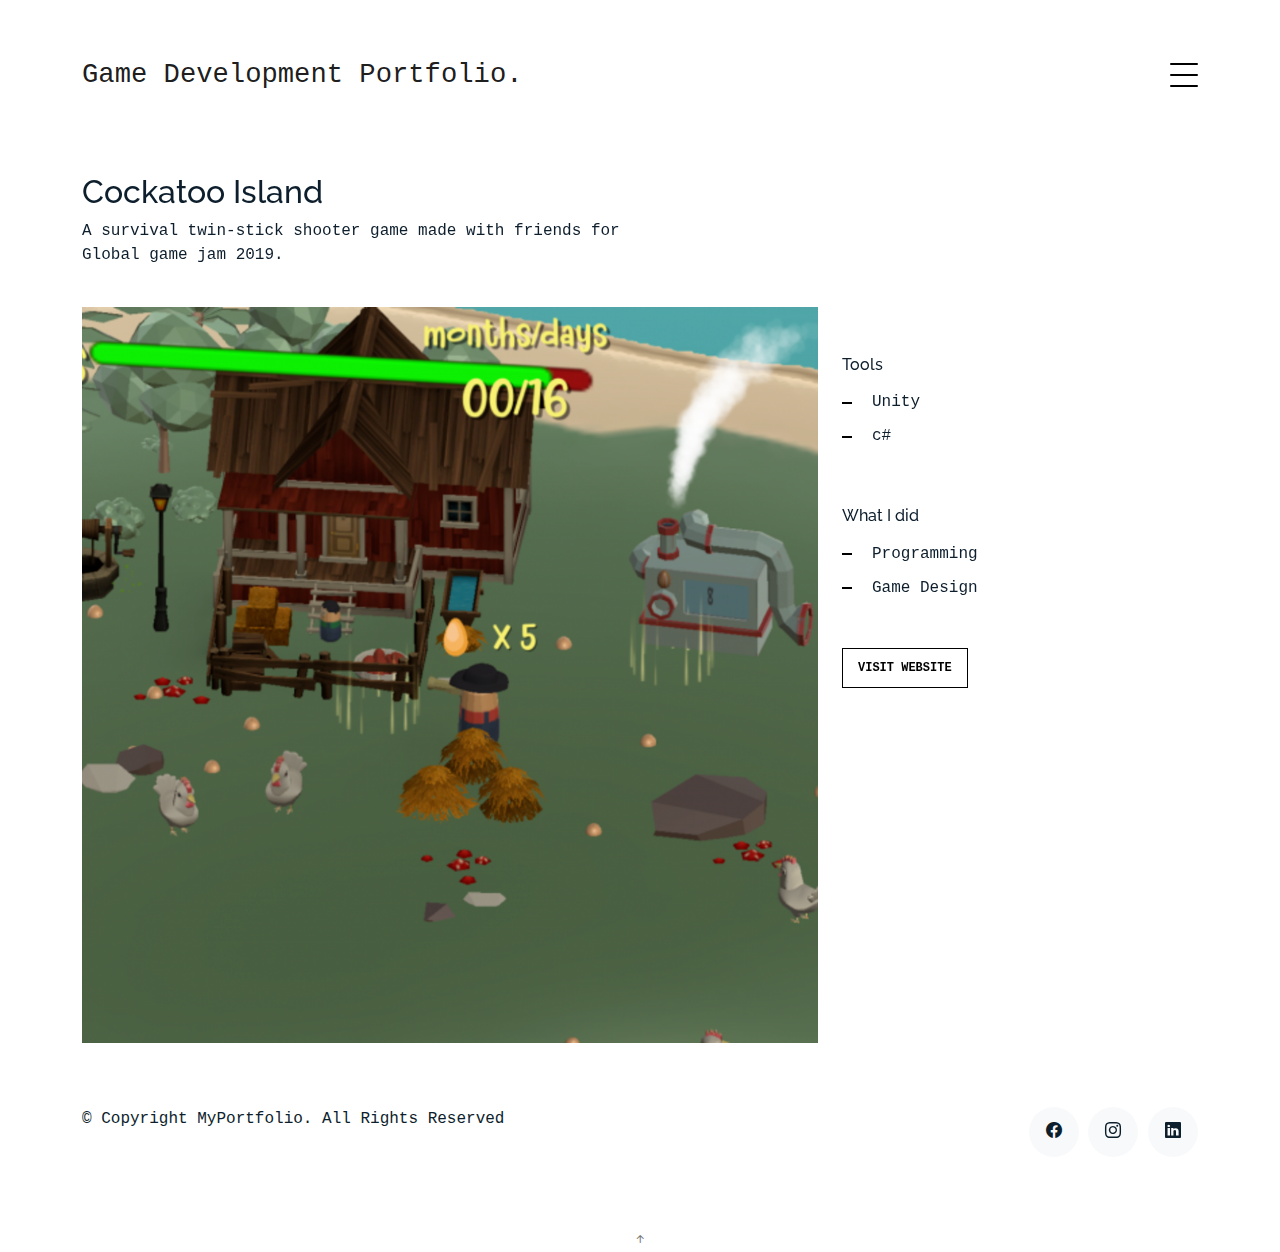
<file: CockatooIsland.html>
<!DOCTYPE html>
<html lang="en">

<head>
  <meta charset="utf-8">
  <meta content="width=device-width, initial-scale=1.0" name="viewport">

  <title>Min Khant's Portifolio - Project</title>
  <meta content="" name="description">
  <meta content="" name="keywords">

  <!-- Favicons -->
  <link href="assets/img/favicon.ico" rel="icon">
  <link href="assets/img/apple-touch-icon.jpg" rel="apple-touch-icon">

  <!-- Google Fonts -->
  <link href="https://fonts.googleapis.com/css?family=https://fonts.googleapis.com/css?family=Inconsolata:400,500,600,700|Raleway:400,400i,500,500i,600,600i,700,700i" rel="stylesheet">

  <!-- Vendor CSS Files -->
  <link href="assets/vendor/aos/aos.css" rel="stylesheet">
  <link href="assets/vendor/bootstrap/css/bootstrap.min.css" rel="stylesheet">
  <link href="assets/vendor/bootstrap-icons/bootstrap-icons.css" rel="stylesheet">
  <link href="assets/vendor/swiper/swiper-bundle.min.css" rel="stylesheet">

  <!-- Template Main CSS File -->
  <link href="assets/css/style.css" rel="stylesheet">

  <!-- =======================================================
  * Template Name: MyPortfolio - v4.7.0
  * Template URL: https://bootstrapmade.com/myportfolio-bootstrap-portfolio-website-template/
  * Author: BootstrapMade.com
  * License: https://bootstrapmade.com/license/
  ======================================================== -->
</head>

<body>

  <!-- ======= Navbar ======= -->
  <div class="collapse navbar-collapse custom-navmenu" id="main-navbar">
    <div class="container py-2 py-md-5">
      <div class="row align-items-start">
        <div class="col-md-2">
          <ul class="custom-menu">
            <li class="active"><a href="index.html">Home</a></li>
            <li><a href="about.html">About Me</a></li>
            <!-- <li><a href="services.html">Services</a></li>
            <li><a href="works.html">Works</a></li> -->
            <li><a href="contact.html">Contact</a></li>
          </ul>
        </div>
        <div class="col-md-6 d-none d-md-block  mr-auto">
          <div class="tweet d-flex">
            <div>
              <p><em>"Game creation keeps on expanding, just like the Universe. That is why I keep making games”
-- Hideo Kojima</em></p>
            </div>
          </div>
        </div>
        <div class="col-md-4 d-none d-md-block">
          <h3>Hire Me</h3>
          <p>Let's make some games! <br> <a href="mailto:kyawminkhant99@gmail.com">kyawminkhant99@gmail.com</a></p>
        </div>
      </div>

    </div>
  </div>

  <nav class="navbar navbar-light custom-navbar">
    <div class="container">
      <a class="navbar-brand" href="index.html">Game Development Portfolio.</a>
      <a href="#" class="burger" data-bs-toggle="collapse" data-bs-target="#main-navbar">
        <span></span>
      </a>
    </div>
  </nav>

  <main id="main">

    <section class="section">
      <div class="container">
        <div class="row mb-4 align-items-center">
          <div class="col-md-6" data-aos="fade-up">
            <h2>Cockatoo Island </h2>
            <p>  A survival twin-stick shooter game made with friends for Global game jam 2019.
</p>
          </div>
        </div>
      </div>

      <div class="site-section pb-0">
        <div class="container">
          <!-- align-items-stretch -->
          <div class="row no-gutter">
            <div class="col-md-8" data-aos="fade-up">
              <img src="assets/img/CookatooBig.png" alt="Image" class="img-fluid loading="lazy"">


            </div>
            <div class="col-md-3 ml-auto " data-aos="fade-up" data-aos-delay="100">
              <div class="sticky-content">
                <h4 class="h4 mb-3 toolsAndContribute ">Tools</h4>
                <ul class="list-unstyled list-line mb-5 ">
                  <li>Unity</li>
                  <li>c#</li>
                <h4 class="h4 mb-3 toolsAndContribute">What I did</h4>
                <ul class="list-unstyled list-line mb-5 ">
                  <li>Programming</li>
                  <li>Game Design</li>
                </ul>

                <p><a href="https://globalgamejam.org/2019/games/cock-doo-island" class="readmore">Visit Website</a></p>
              </div>
            </div>
          </div>
        </div>
    </section>

    <!-- ======= Testimonials Section ======= -->
    <!-- <section class="section pt-0">
      <div class="container">

        <div class="testimonials-slider swiper" data-aos="fade-up" data-aos-delay="100">
          <div class="swiper-wrapper">

            <div class="swiper-slide">
              <div class="testimonial-wrap">
                <div class="testimonial">
                  <img src="assets/img/person_1.jpg" alt="Image" class="img-fluid">
                  <blockquote>
                    <p>Lorem ipsum dolor sit amet consectetur adipisicing elit. Quisquam necessitatibus incidunt ut officiis
                      explicabo inventore.</p>
                  </blockquote>
                  <p>&mdash; Jean Hicks</p>
                </div>
              </div>
            </div> -->

            <!-- End testimonial item -->
<!--
            <div class="swiper-slide">
              <div class="testimonial-wrap">
                <div class="testimonial">
                  <img src="assets/img/person_2.jpg" alt="Image" class="img-fluid">
                  <blockquote>
                    <p>Lorem ipsum dolor sit amet consectetur adipisicing elit. Quisquam necessitatibus incidunt ut officiis
                      explicabo inventore.</p>
                  </blockquote>
                  <p>&mdash; Chris Stanworth</p>
                </div>
              </div>
            </div> -->

            <!-- End testimonial item -->
<!--
          </div>
          <div class="swiper-pagination"></div>
        </div>

      </div>
    </section> -->

    <!-- End Testimonials Section -->

  </main><!-- End #main -->

  <!-- ======= Footer ======= -->
  <footer class="footer" role="contentinfo">
    <div class="container">
      <div class="row">
        <div class="col-sm-6">
          <p class="mb-1">&copy; Copyright MyPortfolio. All Rights Reserved</p>
          <div class="credits">
            <!--
            All the links in the footer should remain intact.
            You can delete the links only if you purchased the pro version.
            Licensing information: https://bootstrapmade.com/license/
            Purchase the pro version with working PHP/AJAX contact form: https://bootstrapmade.com/buy/?theme=MyPortfolio
          -->
            <!-- Designed by <a href="https://bootstrapmade.com/">BootstrapMade</a> -->
          </div>
        </div>
        <div class="col-sm-6 social text-md-end">
          <!-- <a href="#"><span class="bi bi-twitter"></span></a> -->
          <a href="https://www.facebook.com/min.khant.12139"><span class="bi bi-facebook"></span></a>
          <a href="https://www.instagram.com/min_khantwsb/"><span class="bi bi-instagram"></span></a>
          <a href="https://www.linkedin.com/in/min-khant-3381701bb/"><span class="bi bi-linkedin"></span></a>
        </div>
      </div>
    </div>
  </footer>

  <a href="#" class="back-to-top d-flex align-items-center justify-content-center"><i class="bi bi-arrow-up-short"></i></a>

  <!-- Vendor JS Files -->
  <script src="assets/vendor/aos/aos.js"></script>
  <script src="assets/vendor/bootstrap/js/bootstrap.bundle.min.js"></script>
  <script src="assets/vendor/isotope-layout/isotope.pkgd.min.js"></script>
  <script src="assets/vendor/swiper/swiper-bundle.min.js"></script>
  <script src="assets/vendor/php-email-form/validate.js"></script>

  <!-- Template Main JS File -->
  <script src="assets/js/main.js"></script>

</body>

</html>
</file>
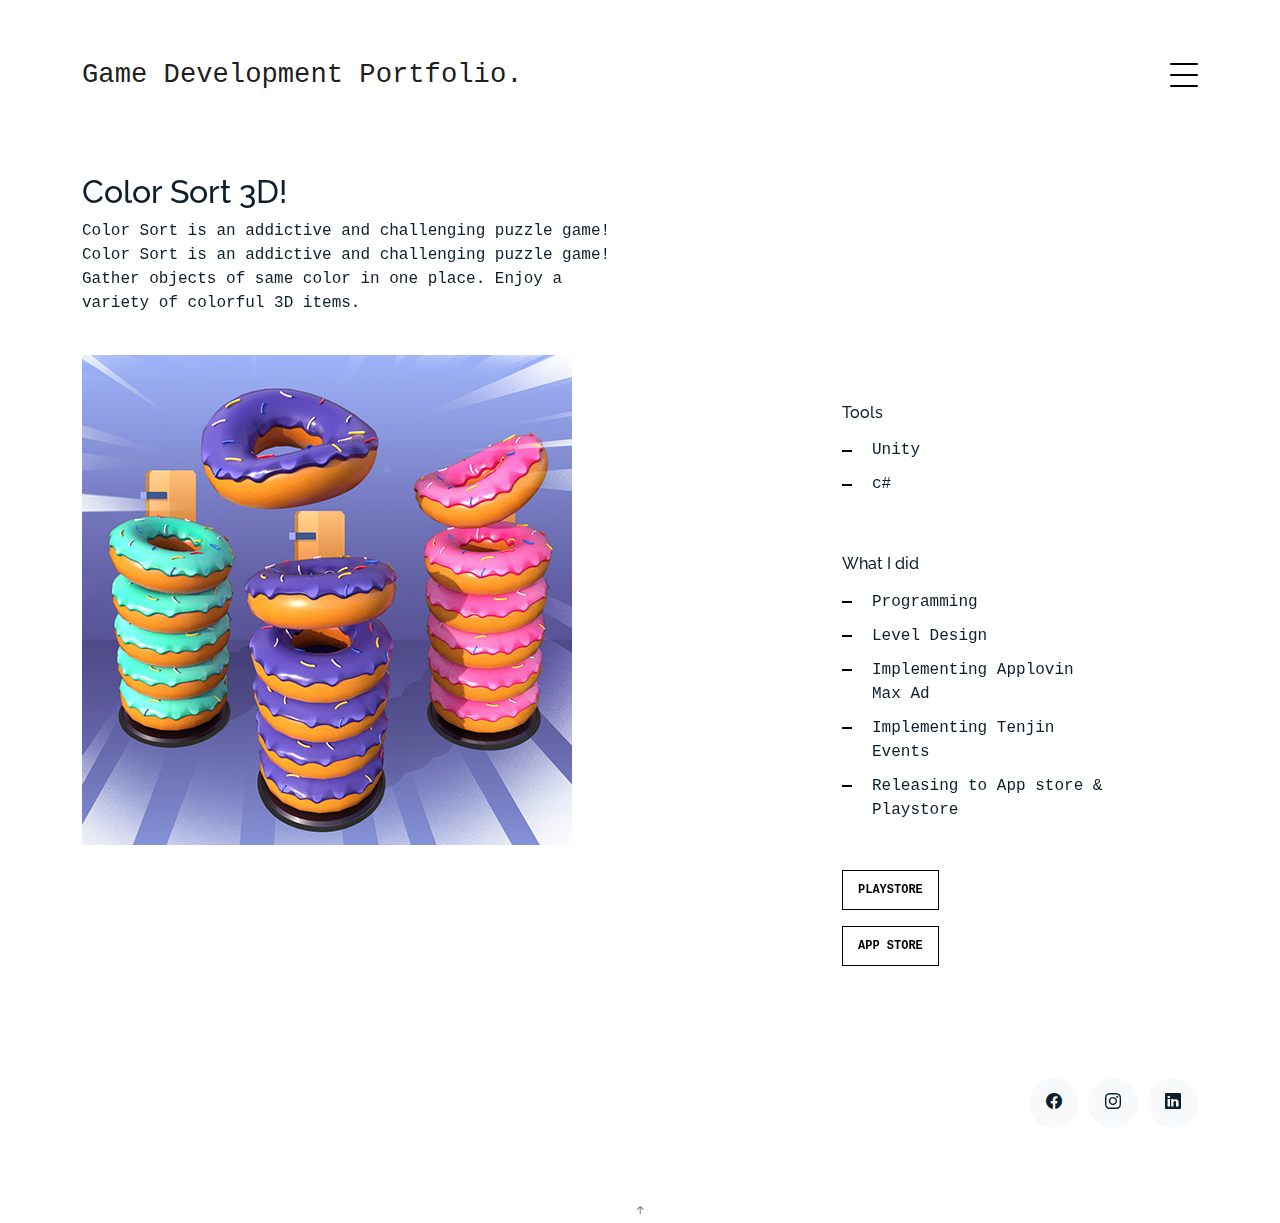
<file: ColorSort.html>
<!DOCTYPE html>
<html lang="en">

<head>
  <meta charset="utf-8">
  <meta content="width=device-width, initial-scale=1.0" name="viewport">

  <title>Min Khant's Portifolio - Project</title>
  <meta content="" name="description">
  <meta content="" name="keywords">

  <!-- Favicons -->
  <link href="assets/img/favicon.ico" rel="icon">
  <link href="assets/img/apple-touch-icon.png" rel="apple-touch-icon">

  <!-- Google Fonts -->
  <link href="https://fonts.googleapis.com/css?family=https://fonts.googleapis.com/css?family=Inconsolata:400,500,600,700|Raleway:400,400i,500,500i,600,600i,700,700i" rel="stylesheet">

  <!-- Vendor CSS Files -->
  <link href="assets/vendor/aos/aos.css" rel="stylesheet">
  <link href="assets/vendor/bootstrap/css/bootstrap.min.css" rel="stylesheet">
  <link href="assets/vendor/bootstrap-icons/bootstrap-icons.css" rel="stylesheet">
  <link href="assets/vendor/swiper/swiper-bundle.min.css" rel="stylesheet">

  <!-- Template Main CSS File -->
  <link href="assets/css/style.css" rel="stylesheet">

  <!-- =======================================================
  * Template Name: MyPortfolio - v4.7.0
  * Template URL: https://bootstrapmade.com/myportfolio-bootstrap-portfolio-website-template/
  * Author: BootstrapMade.com
  * License: https://bootstrapmade.com/license/
  ======================================================== -->
</head>

<body>

  <!-- ======= Navbar ======= -->
  <div class="collapse navbar-collapse custom-navmenu" id="main-navbar">
    <div class="container py-2 py-md-5">
      <div class="row align-items-start">
        <div class="col-md-2">
          <ul class="custom-menu">
            <li class="active"><a href="index.html">Home</a></li>
            <li><a href="about.html">About Me</a></li>
            <!-- <li><a href="services.html">Services</a></li>
            <li><a href="works.html">Works</a></li> -->
            <li><a href="contact.html">Contact</a></li>
          </ul>
        </div>
        <div class="col-md-6 d-none d-md-block  mr-auto">
          <div class="tweet d-flex">
            <div>
              <p><em>"Game creation keeps on expanding, just like the Universe. That is why I keep making games”
-- Hideo Kojima</em></p>
            </div>
          </div>
        </div>
        <div class="col-md-4 d-none d-md-block">
          <h3>Hire Me</h3>
          <p>Let's make some games! <br> <a href="mailto:kyawminkhant99@gmail.com">kyawminkhant99@gmail.com</a></p>
        </div>
      </div>

    </div>
  </div>

  <nav class="navbar navbar-light custom-navbar">
    <div class="container">
      <a class="navbar-brand" href="index.html">Game Development Portfolio.</a>
      <a href="#" class="burger" data-bs-toggle="collapse" data-bs-target="#main-navbar">
        <span></span>
      </a>
    </div>
  </nav>

  <main id="main">

    <section class="section">
      <div class="container">
        <div class="row mb-4 align-items-center">
          <div class="col-md-6" data-aos="fade-up">
            <h2>Color Sort 3D!</h2>
            <p>
              Color Sort is an addictive and challenging puzzle game!
Color Sort is an addictive and challenging puzzle game!
Gather objects of same color in one place.
Enjoy a variety of colorful 3D items.
</p>
          </div>
        </div>
      </div>

      <div class="site-section pb-0">
        <div class="container">
          <!-- align-items-stretch -->
          <div class="row no-gutter">
            <div class="col-md-8" data-aos="fade-up">
              <img src="assets/img/cswork.jpg" alt="Image" class=" img-fluid " loading="lazy">


            </div>
            <div class="col-md-3 ml-auto " data-aos="fade-up" data-aos-delay="100">
              <div class="sticky-content">
                <h4 class="h4 mb-3 toolsAndContribute ">Tools</h4>
                <ul class="list-unstyled list-line mb-5 ">
                  <li>Unity</li>
                  <li>c#</li>
                <h4 class="h4 mb-3 toolsAndContribute">What I did</h4>
                <ul class="list-unstyled list-line mb-5 ">
                  <li>Programming</li>
                  <li>Level Design</li>
                  <li>Implementing Applovin Max Ad</li>
                  <li>Implementing Tenjin Events</li>
                  <li>Releasing to App store & Playstore</li>

                </ul>

                <p><a href="https://play.google.com/store/apps/details?id=com.myan.colorsort" class="readmore">Playstore</a></p>
                  <p><a href="https://apps.apple.com/us/app/color-sort-3d-stacking-puzzle/id1629551432" class="readmore">App store</a></p>
              </div>
            </div>
          </div>
        </div>
    </section>

    <!-- ======= Testimonials Section ======= -->
    <!-- <section class="section pt-0">
      <div class="container">

        <div class="testimonials-slider swiper" data-aos="fade-up" data-aos-delay="100">
          <div class="swiper-wrapper">

            <div class="swiper-slide">
              <div class="testimonial-wrap">
                <div class="testimonial">
                  <img src="assets/img/person_1.jpg" alt="Image" class="img-fluid">
                  <blockquote>
                    <p>Lorem ipsum dolor sit amet consectetur adipisicing elit. Quisquam necessitatibus incidunt ut officiis
                      explicabo inventore.</p>
                  </blockquote>
                  <p>&mdash; Jean Hicks</p>
                </div>
              </div>
            </div> -->

            <!-- End testimonial item -->
<!--
            <div class="swiper-slide">
              <div class="testimonial-wrap">
                <div class="testimonial">
                  <img src="assets/img/person_2.jpg" alt="Image" class="img-fluid">
                  <blockquote>
                    <p>Lorem ipsum dolor sit amet consectetur adipisicing elit. Quisquam necessitatibus incidunt ut officiis
                      explicabo inventore.</p>
                  </blockquote>
                  <p>&mdash; Chris Stanworth</p>
                </div>
              </div>
            </div> -->

            <!-- End testimonial item -->
<!--
          </div>
          <div class="swiper-pagination"></div>
        </div>

      </div>
    </section> -->

    <!-- End Testimonials Section -->

  </main><!-- End #main -->

  <!-- ======= Footer ======= -->
  <footer class="footer" role="contentinfo">
    <div class="container">
      <div class="row">
        <div class="col-sm-6">
          <!-- <p class="mb-1">&copy; Copyright MyPortfolio. All Rights Reserved</p> -->
          <div class="credits">
            <!--
            All the links in the footer should remain intact.
            You can delete the links only if you purchased the pro version.
            Licensing information: https://bootstrapmade.com/license/
            Purchase the pro version with working PHP/AJAX contact form: https://bootstrapmade.com/buy/?theme=MyPortfolio
          -->
            <!-- Designed by <a href="https://bootstrapmade.com/">BootstrapMade</a> -->
          </div>
        </div>
        <div class="col-sm-6 social text-md-end">
          <!-- <a href=""><span class="bi bi-twitter"></span></a> -->
          <a href="https://www.facebook.com/min.khant.12139"><span class="bi bi-facebook"></span></a>
          <a href="https://www.instagram.com/min_khantwsb/"><span class="bi bi-instagram"></span></a>
          <a href="https://www.linkedin.com/in/min-khant-3381701bb/"><span class="bi bi-linkedin"></span></a>
        </div>
      </div>
    </div>
  </footer>

  <a href="#" class="back-to-top d-flex align-items-center justify-content-center"><i class="bi bi-arrow-up-short"></i></a>

  <!-- Vendor JS Files -->
  <script src="assets/vendor/aos/aos.js"></script>
  <script src="assets/vendor/bootstrap/js/bootstrap.bundle.min.js"></script>
  <script src="assets/vendor/isotope-layout/isotope.pkgd.min.js"></script>
  <script src="assets/vendor/swiper/swiper-bundle.min.js"></script>
  <script src="assets/vendor/php-email-form/validate.js"></script>

  <!-- Template Main JS File -->
  <script src="assets/js/main.js"></script>

</body>

</html>
</file>
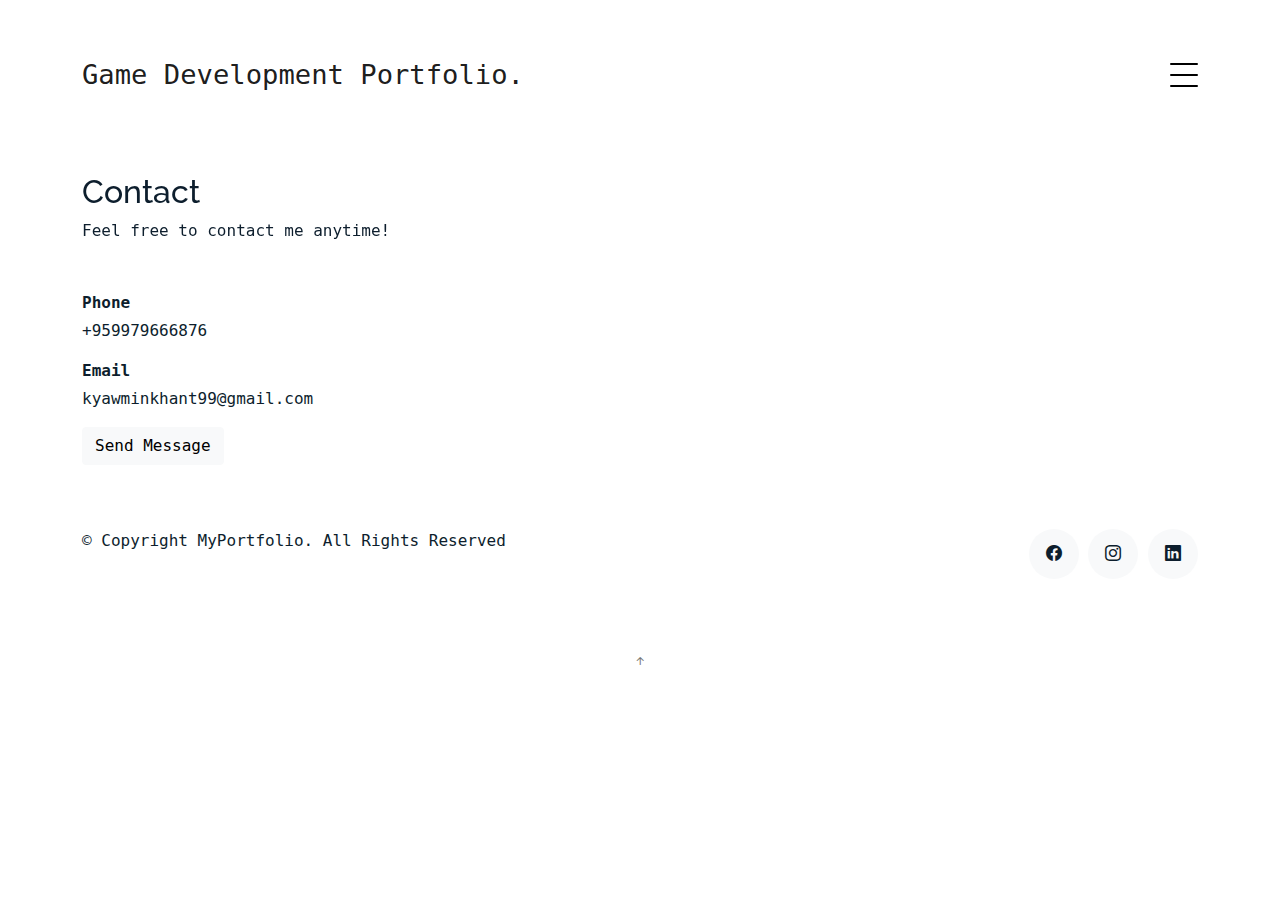
<file: contact.html>
<!DOCTYPE html>
<html lang="en">

<head>
  <meta charset="utf-8">
  <meta content="width=device-width, initial-scale=1.0" name="viewport">

  <title>Min Khant's Portifolio - Contact</title>
  <meta content="" name="description">
  <meta content="" name="keywords">

  <!-- Favicons -->
  <link href="assets/img/favicon.ico" rel="icon">
  <link href="assets/img/apple-touch-icon.png" rel="apple-touch-icon">

  <!-- Google Fonts -->
  <link href="https://fonts.googleapis.com/css?family=https://fonts.googleapis.com/css?family=Inconsolata:400,500,600,700|Raleway:400,400i,500,500i,600,600i,700,700i" rel="stylesheet">

  <!-- Vendor CSS Files -->
  <link href="assets/vendor/aos/aos.css" rel="stylesheet">
  <link href="assets/vendor/bootstrap/css/bootstrap.min.css" rel="stylesheet">
  <link href="assets/vendor/bootstrap-icons/bootstrap-icons.css" rel="stylesheet">
  <link href="assets/vendor/swiper/swiper-bundle.min.css" rel="stylesheet">

  <!-- Template Main CSS File -->
  <link href="assets/css/style.css" rel="stylesheet">

  <!-- =======================================================
  * Template Name: MyPortfolio - v4.7.0
  * Template URL: https://bootstrapmade.com/myportfolio-bootstrap-portfolio-website-template/
  * Author: BootstrapMade.com
  * License: https://bootstrapmade.com/license/
  ======================================================== -->
</head>

<body>

  <!-- ======= Navbar ======= -->
  <div class="collapse navbar-collapse custom-navmenu" id="main-navbar">
    <div class="container py-2 py-md-5">
      <div class="row align-items-start">
        <div class="col-md-2">
          <ul class="custom-menu">
            <li class="active"><a href="index.html">Home</a></li>
            <li><a href="about.html">About Me</a></li>
            <!-- <li><a href="services.html">Services</a></li>
            <li><a href="works.html">Works</a></li> -->
            <li><a href="contact.html">Contact</a></li>
          </ul>
        </div>
        <div class="col-md-6 d-none d-md-block  mr-auto">
          <div class="tweet d-flex">
            <div>
              <p><em>"Game creation keeps on expanding, just like the Universe. That is why I keep making games”
-- Hideo Kojima</em></p>
            </div>
          </div>
        </div>
        <div class="col-md-4 d-none d-md-block">
          <h3>Hire Me</h3>
          <p>Let's make some games! <br> <a href="mailto:kyawminkhant99@gmail.com">kyawminkhant99@gmail.com</a></p>
        </div>
      </div>

    </div>
  </div>

  <nav class="navbar navbar-light custom-navbar">
    <div class="container">
      <a class="navbar-brand" href="index.html">Game Development Portfolio.</a>
      <a href="#" class="burger" data-bs-toggle="collapse" data-bs-target="#main-navbar">
        <span></span>
      </a>
    </div>
  </nav>

  <main id="main">

    <section class="section pb-5">
      <div class="container">

        <div class="row mb-5 align-items-end">
          <div class="col-md-6" data-aos="fade-up">
            <h2>Contact</h2>
            <p class="mb-0">Feel free to contact me anytime!

            </p>
          </div>

        </div>

        <div class="row">
          <!-- <div class="col-md-6 mb-5 mb-md-0" data-aos="fade-up">

            <form action="forms/contact.php" method="post" role="form" class="php-email-form">

              <div class="row gy-3">
                <div class="col-md-6 form-group">
                  <label for="name">Name</label>
                  <input type="text" name="name" class="form-control" id="name" required>
                </div>
                <div class="col-md-6 form-group">
                  <label for="name">Email</label>
                  <input type="email" class="form-control" name="email" id="email" required>
                </div>
                <div class="col-md-12 form-group">
                  <label for="name">Subject</label>
                  <input type="text" class="form-control" name="subject" id="subject" required>
                </div>
                <div class="col-md-12 form-group">
                  <label for="name">Message</label>
                  <textarea class="form-control" name="message" cols="30" rows="10" required></textarea>
                </div>

                <div class="col-md-12 my-3">
                  <div class="loading">Loading</div>
                  <div class="error-message"></div>
                  <div class="sent-message">Your message has been sent. Thank you!</div>
                </div>

                <div class="col-md-6 mt-0 form-group">
                  <input type="submit" class="readmore d-block w-100" value="Send Message">
                </div>
              </div>

            </form>

          </div> -->


            <ul class="list-unstyled">
              <!-- <li class="mb-3">
                <strong class="d-block mb-1">Address</strong>
                <span>203 Fake St. Mountain View, San Francisco, California, USA</span>
              </li> -->
              <li class="mb-3">
                <strong class="d-block mb-1">Phone</strong>
                <span>+959979666876</span>
              </li>
              <li class="mb-3">
                <strong class="d-block mb-1">Email</strong>
                <span>kyawminkhant99@gmail.com</span>
              </li>
              <li>
            <a href="mailto:kyawminkhant99@gmail.com"  <button type="button" class="btn btn-light">Send Message</button></a>
              </li>
            </ul>


        </div>

      </div>

    </section>

  </main><!-- End #main -->

  <!-- ======= Footer ======= -->
  <footer class="footer" role="contentinfo">
    <div class="container">
      <div class="row">
        <div class="col-sm-6">
          <p class="mb-1">&copy; Copyright MyPortfolio. All Rights Reserved</p>
          <div class="credits">
            <!--
            All the links in the footer should remain intact.
            You can delete the links only if you purchased the pro version.
            Licensing information: https://bootstrapmade.com/license/
            Purchase the pro version with working PHP/AJAX contact form: https://bootstrapmade.com/buy/?theme=MyPortfolio
          -->
            <!-- Designed by <a href="https://bootstrapmade.com/">BootstrapMade</a> -->
          </div>
        </div>
        <div class="col-sm-6 social text-md-end">

          <a href="https://www.facebook.com/min.khant.12139"><span class="bi bi-facebook"></span></a>
          <a href=" https://www.instagram.com/min_khantwsb/"><span class="bi bi-instagram"></span></a>
          <a href="https://www.linkedin.com/in/min-khant-3381701bb/"><span class="bi bi-linkedin"></span></a>
        </div>
      </div>
    </div>
  </footer>

  <a href="#" class="back-to-top d-flex align-items-center justify-content-center"><i class="bi bi-arrow-up-short"></i></a>

  <!-- Vendor JS Files -->
  <script src="assets/vendor/aos/aos.js"></script>
  <script src="assets/vendor/bootstrap/js/bootstrap.bundle.min.js"></script>
  <script src="assets/vendor/isotope-layout/isotope.pkgd.min.js"></script>
  <script src="assets/vendor/swiper/swiper-bundle.min.js"></script>
  <script src="assets/vendor/php-email-form/validate.js"></script>

  <!-- Template Main JS File -->
  <script src="assets/js/main.js"></script>

</body>

</html>
</file>
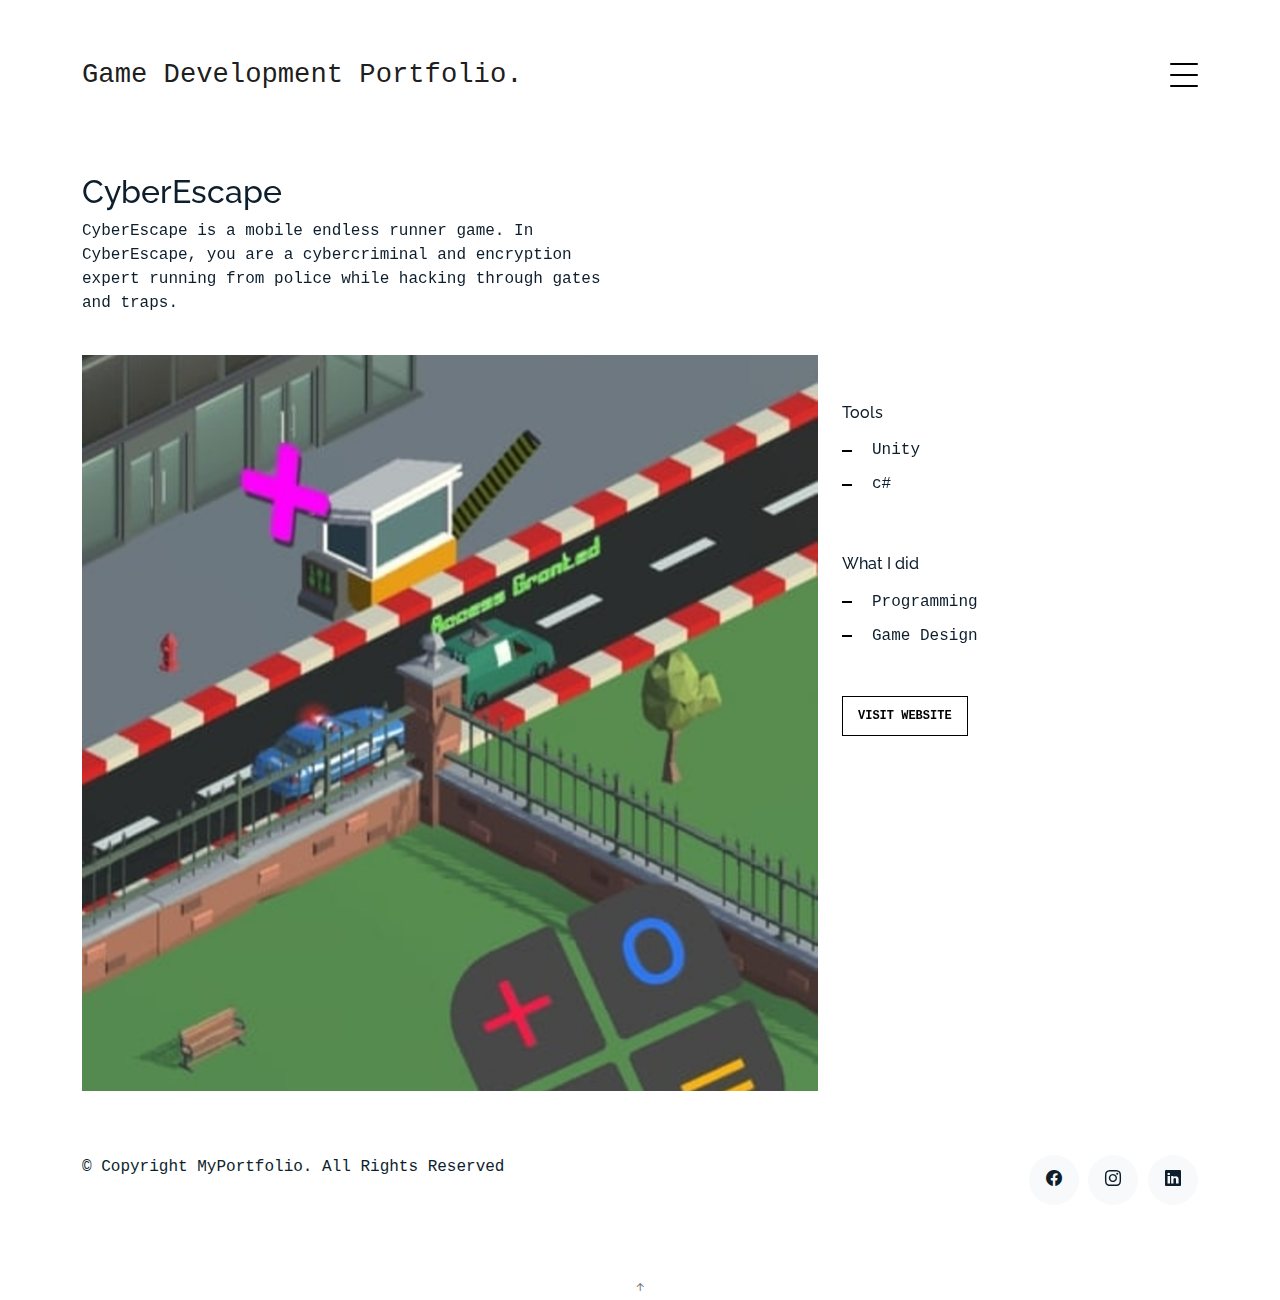
<file: CyberEscape.html>
<!DOCTYPE html>
<html lang="en">

<head>
  <meta charset="utf-8">
  <meta content="width=device-width, initial-scale=1.0" name="viewport">

  <title>Min Khant's Portifolio - Project</title>
  <meta content="" name="description">
  <meta content="" name="keywords">

  <!-- Favicons -->
  <link href="assets/img/favicon.ico" rel="icon">
  <link href="assets/img/apple-touch-icon.png" rel="apple-touch-icon">

  <!-- Google Fonts -->
  <link href="https://fonts.googleapis.com/css?family=https://fonts.googleapis.com/css?family=Inconsolata:400,500,600,700|Raleway:400,400i,500,500i,600,600i,700,700i" rel="stylesheet">

  <!-- Vendor CSS Files -->
  <link href="assets/vendor/aos/aos.css" rel="stylesheet">
  <link href="assets/vendor/bootstrap/css/bootstrap.min.css" rel="stylesheet">
  <link href="assets/vendor/bootstrap-icons/bootstrap-icons.css" rel="stylesheet">
  <link href="assets/vendor/swiper/swiper-bundle.min.css" rel="stylesheet">

  <!-- Template Main CSS File -->
  <link href="assets/css/style.css" rel="stylesheet">

  <!-- =======================================================
  * Template Name: MyPortfolio - v4.7.0
  * Template URL: https://bootstrapmade.com/myportfolio-bootstrap-portfolio-website-template/
  * Author: BootstrapMade.com
  * License: https://bootstrapmade.com/license/
  ======================================================== -->
</head>

<body>

  <!-- ======= Navbar ======= -->
  <div class="collapse navbar-collapse custom-navmenu" id="main-navbar">
    <div class="container py-2 py-md-5">
      <div class="row align-items-start">
        <div class="col-md-2">
          <ul class="custom-menu">
            <li class="active"><a href="index.html">Home</a></li>
            <li><a href="about.html">About Me</a></li>
            <!-- <li><a href="services.html">Services</a></li>
            <li><a href="works.html">Works</a></li> -->
            <li><a href="contact.html">Contact</a></li>
          </ul>
        </div>
        <div class="col-md-6 d-none d-md-block  mr-auto">
          <div class="tweet d-flex">
            <div>
              <p><em>"Game creation keeps on expanding, just like the Universe. That is why I keep making games”
-- Hideo Kojima</em></p>
            </div>
          </div>
        </div>
        <div class="col-md-4 d-none d-md-block">
          <h3>Hire Me</h3>
          <p>Let's make some games! <br> <a href="mailto:kyawminkhant99@gmail.com">kyawminkhant99@gmail.com</a></p>
        </div>
      </div>

    </div>
  </div>

  <nav class="navbar navbar-light custom-navbar">
    <div class="container">
      <a class="navbar-brand" href="index.html">Game Development Portfolio.</a>
      <a href="#" class="burger" data-bs-toggle="collapse" data-bs-target="#main-navbar">
        <span></span>
      </a>
    </div>
  </nav>

  <main id="main">

    <section class="section">
      <div class="container">
        <div class="row mb-4 align-items-center">
          <div class="col-md-6" data-aos="fade-up">
            <h2>CyberEscape </h2>
            <p> CyberEscape is a mobile endless runner game.
In CyberEscape, you are a cybercriminal and encryption expert running from police while hacking through gates and traps.


</p>
          </div>
        </div>
      </div>

      <div class="site-section pb-0">
        <div class="container">
          <!-- align-items-stretch -->
          <div class="row no-gutter">
            <div class="col-md-8" data-aos="fade-up">
              <img src="assets/img/CyberEscapeBig.jpg" alt="Image" class=" img-fluid " loading="lazy">


            </div>
            <div class="col-md-3 ml-auto " data-aos="fade-up" data-aos-delay="100">
              <div class="sticky-content">
                <h4 class="h4 mb-3 toolsAndContribute ">Tools</h4>
                <ul class="list-unstyled list-line mb-5 ">
                  <li>Unity</li>
                  <li>c#</li>
                <h4 class="h4 mb-3 toolsAndContribute">What I did</h4>
                <ul class="list-unstyled list-line mb-5 ">
                  <li>Programming</li>
                  <li>Game Design</li>
                </ul>

                <p><a href="https://minkhant.itch.io/cyber-escape" class="readmore">Visit Website</a></p>
              </div>
            </div>
          </div>
        </div>
    </section>

    <!-- ======= Testimonials Section ======= -->
    <!-- <section class="section pt-0">
      <div class="container">

        <div class="testimonials-slider swiper" data-aos="fade-up" data-aos-delay="100">
          <div class="swiper-wrapper">

            <div class="swiper-slide">
              <div class="testimonial-wrap">
                <div class="testimonial">
                  <img src="assets/img/person_1.jpg" alt="Image" class="img-fluid">
                  <blockquote>
                    <p>Lorem ipsum dolor sit amet consectetur adipisicing elit. Quisquam necessitatibus incidunt ut officiis
                      explicabo inventore.</p>
                  </blockquote>
                  <p>&mdash; Jean Hicks</p>
                </div>
              </div>
            </div> -->

            <!-- End testimonial item -->
<!--
            <div class="swiper-slide">
              <div class="testimonial-wrap">
                <div class="testimonial">
                  <img src="assets/img/person_2.jpg" alt="Image" class="img-fluid">
                  <blockquote>
                    <p>Lorem ipsum dolor sit amet consectetur adipisicing elit. Quisquam necessitatibus incidunt ut officiis
                      explicabo inventore.</p>
                  </blockquote>
                  <p>&mdash; Chris Stanworth</p>
                </div>
              </div>
            </div> -->

            <!-- End testimonial item -->
<!--
          </div>
          <div class="swiper-pagination"></div>
        </div>

      </div>
    </section> -->

    <!-- End Testimonials Section -->

  </main><!-- End #main -->

  <!-- ======= Footer ======= -->
  <footer class="footer" role="contentinfo">
    <div class="container">
      <div class="row">
        <div class="col-sm-6">
          <p class="mb-1">&copy; Copyright MyPortfolio. All Rights Reserved</p>
          <div class="credits">
            <!--
            All the links in the footer should remain intact.
            You can delete the links only if you purchased the pro version.
            Licensing information: https://bootstrapmade.com/license/
            Purchase the pro version with working PHP/AJAX contact form: https://bootstrapmade.com/buy/?theme=MyPortfolio
          -->
            <!-- Designed by <a href="https://bootstrapmade.com/">BootstrapMade</a> -->
          </div>
        </div>
        <div class="col-sm-6 social text-md-end">
          <!-- <a href=""><span class="bi bi-twitter"></span></a> -->
          <a href="https://www.facebook.com/min.khant.12139"><span class="bi bi-facebook"></span></a>
          <a href="https://www.instagram.com/min_khantwsb/"><span class="bi bi-instagram"></span></a>
          <a href="https://www.linkedin.com/in/min-khant-3381701bb/"><span class="bi bi-linkedin"></span></a>
        </div>
      </div>
    </div>
  </footer>

  <a href="#" class="back-to-top d-flex align-items-center justify-content-center"><i class="bi bi-arrow-up-short"></i></a>

  <!-- Vendor JS Files -->
  <script src="assets/vendor/aos/aos.js"></script>
  <script src="assets/vendor/bootstrap/js/bootstrap.bundle.min.js"></script>
  <script src="assets/vendor/isotope-layout/isotope.pkgd.min.js"></script>
  <script src="assets/vendor/swiper/swiper-bundle.min.js"></script>
  <script src="assets/vendor/php-email-form/validate.js"></script>

  <!-- Template Main JS File -->
  <script src="assets/js/main.js"></script>

</body>

</html>
</file>
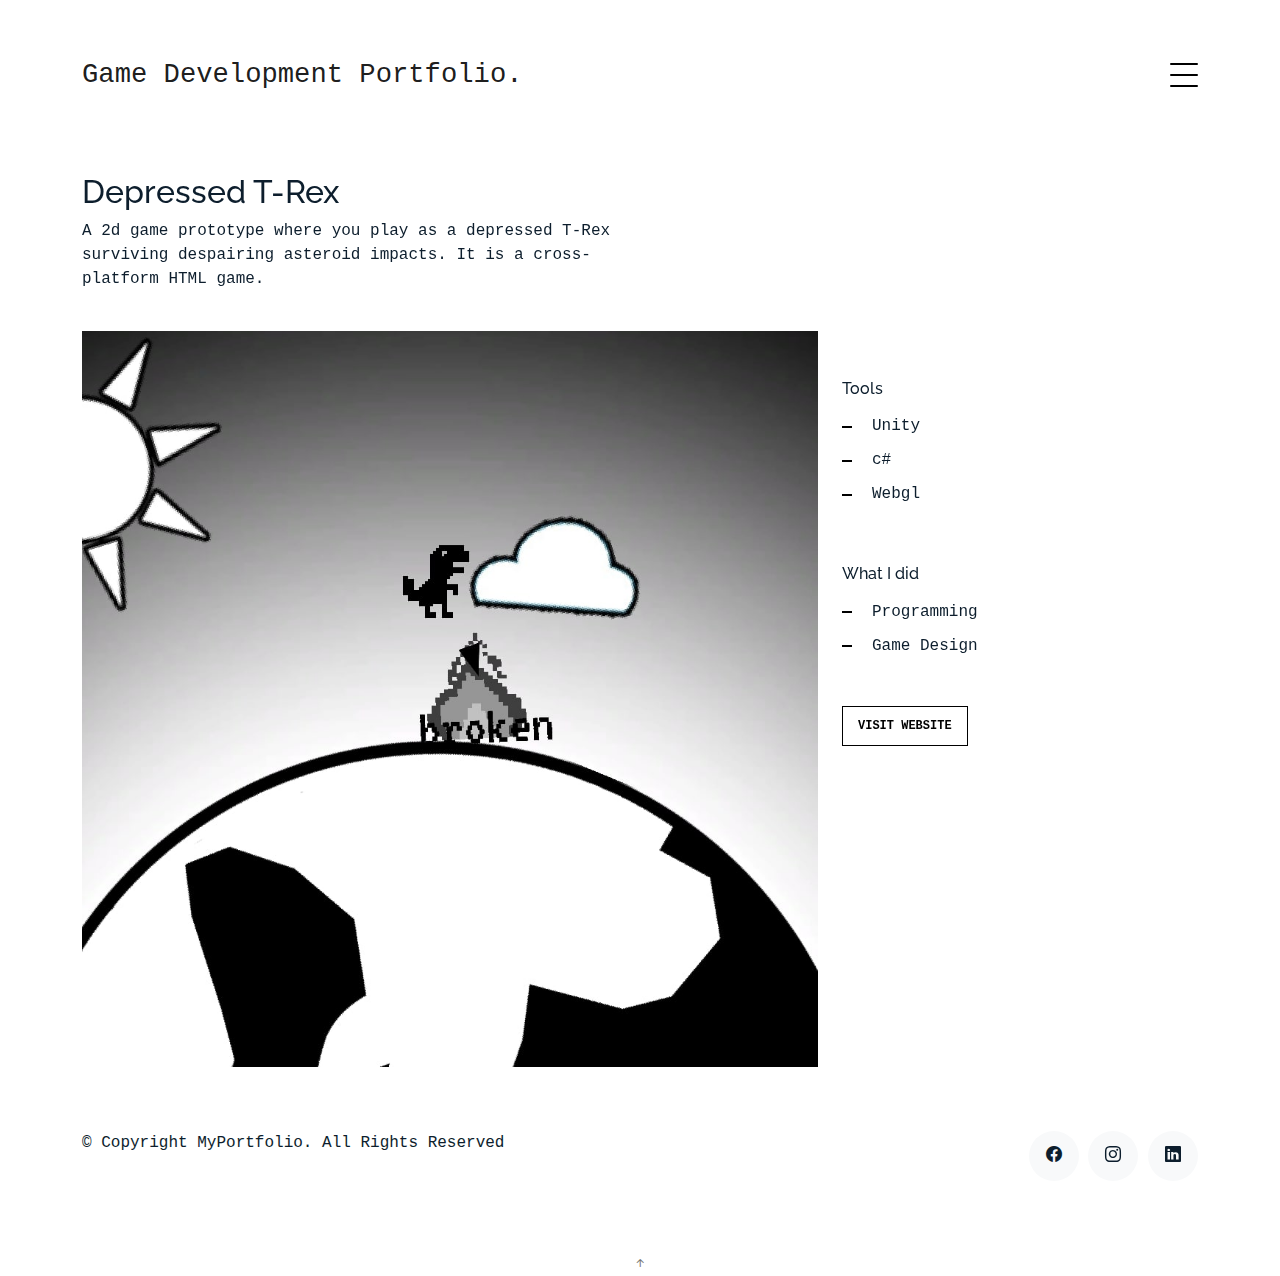
<file: DepressedTRex.html>
<!DOCTYPE html>
<html lang="en">

<head>
  <meta charset="utf-8">
  <meta content="width=device-width, initial-scale=1.0" name="viewport">

  <title>Min Khant's Portifolio - Project</title>
  <meta content="" name="description">
  <meta content="" name="keywords">

  <!-- Favicons -->
  <link href="assets/img/favicon.ico" rel="icon">
  <link href="assets/img/apple-touch-icon.png" rel="apple-touch-icon">

  <!-- Google Fonts -->
  <link href="https://fonts.googleapis.com/css?family=https://fonts.googleapis.com/css?family=Inconsolata:400,500,600,700|Raleway:400,400i,500,500i,600,600i,700,700i" rel="stylesheet">

  <!-- Vendor CSS Files -->
  <link href="assets/vendor/aos/aos.css" rel="stylesheet">
  <link href="assets/vendor/bootstrap/css/bootstrap.min.css" rel="stylesheet">
  <link href="assets/vendor/bootstrap-icons/bootstrap-icons.css" rel="stylesheet">
  <link href="assets/vendor/swiper/swiper-bundle.min.css" rel="stylesheet">

  <!-- Template Main CSS File -->
  <link href="assets/css/style.css" rel="stylesheet">

  <!-- =======================================================
  * Template Name: MyPortfolio - v4.7.0
  * Template URL: https://bootstrapmade.com/myportfolio-bootstrap-portfolio-website-template/
  * Author: BootstrapMade.com
  * License: https://bootstrapmade.com/license/
  ======================================================== -->
</head>

<body>

  <!-- ======= Navbar ======= -->
  <div class="collapse navbar-collapse custom-navmenu" id="main-navbar">
    <div class="container py-2 py-md-5">
      <div class="row align-items-start">
        <div class="col-md-2">
          <ul class="custom-menu">
            <li class="active"><a href="index.html">Home</a></li>
            <li><a href="about.html">About Me</a></li>
            <!-- <li><a href="services.html">Services</a></li>
            <li><a href="works.html">Works</a></li> -->
            <li><a href="contact.html">Contact</a></li>
          </ul>
        </div>
        <div class="col-md-6 d-none d-md-block  mr-auto">
          <div class="tweet d-flex">
            <div>
              <p><em>"Game creation keeps on expanding, just like the Universe. That is why I keep making games”
-- Hideo Kojima</em></p>
            </div>
          </div>
        </div>
        <div class="col-md-4 d-none d-md-block">
          <h3>Hire Me</h3>
          <p>Let's make some games! <br> <a href="mailto:kyawminkhant99@gmail.com">kyawminkhant99@gmail.com</a></p>
        </div>
      </div>

    </div>
  </div>

  <nav class="navbar navbar-light custom-navbar">
    <div class="container">
      <a class="navbar-brand" href="index.html">Game Development Portfolio.</a>
      <a href="#" class="burger" data-bs-toggle="collapse" data-bs-target="#main-navbar">
        <span></span>
      </a>
    </div>
  </nav>

  <main id="main">

    <section class="section">
      <div class="container">
        <div class="row mb-4 align-items-center">
          <div class="col-md-6" data-aos="fade-up">
            <h2>Depressed T-Rex </h2>
            <p>  A 2d game prototype where you play as a depressed T-Rex surviving despairing asteroid impacts. It is a cross-platform HTML game.

</p>
          </div>
        </div>
      </div>

      <div class="site-section pb-0">
        <div class="container">
          <!-- align-items-stretch -->
          <div class="row no-gutter">
            <div class="col-md-8" data-aos="fade-up">
              <img src="assets/img/DepressedTRexWork.jpg" alt="Image" class=" img-fluid " loading="lazy">

            </div>
            <div class="col-md-3 ml-auto " data-aos="fade-up" data-aos-delay="100">
              <div class="sticky-content">
                <h4 class="h4 mb-3 toolsAndContribute ">Tools</h4>
                <ul class="list-unstyled list-line mb-5 ">
                  <li>Unity</li>
                  <li>c#</li>
                  <li>Webgl</li>
                <h4 class="h4 mb-3 toolsAndContribute">What I did</h4>
                <ul class="list-unstyled list-line mb-5 ">
                  <li>Programming</li>
                  <li>Game Design</li>
                </ul>

                <p><a href="https://minkhant.itch.io/depressed-t-rex" class="readmore">Visit Website</a></p>
              </div>
            </div>
          </div>
        </div>
    </section>

    <!-- ======= Testimonials Section ======= -->
    <!-- <section class="section pt-0">
      <div class="container">

        <div class="testimonials-slider swiper" data-aos="fade-up" data-aos-delay="100">
          <div class="swiper-wrapper">

            <div class="swiper-slide">
              <div class="testimonial-wrap">
                <div class="testimonial">
                  <img src="assets/img/person_1.jpg" alt="Image" class="img-fluid">
                  <blockquote>
                    <p>Lorem ipsum dolor sit amet consectetur adipisicing elit. Quisquam necessitatibus incidunt ut officiis
                      explicabo inventore.</p>
                  </blockquote>
                  <p>&mdash; Jean Hicks</p>
                </div>
              </div>
            </div> -->

            <!-- End testimonial item -->
<!--
            <div class="swiper-slide">
              <div class="testimonial-wrap">
                <div class="testimonial">
                  <img src="assets/img/person_2.jpg" alt="Image" class="img-fluid">
                  <blockquote>
                    <p>Lorem ipsum dolor sit amet consectetur adipisicing elit. Quisquam necessitatibus incidunt ut officiis
                      explicabo inventore.</p>
                  </blockquote>
                  <p>&mdash; Chris Stanworth</p>
                </div>
              </div>
            </div> -->

            <!-- End testimonial item -->
<!--
          </div>
          <div class="swiper-pagination"></div>
        </div>

      </div>
    </section> -->

    <!-- End Testimonials Section -->

  </main><!-- End #main -->

  <!-- ======= Footer ======= -->
  <footer class="footer" role="contentinfo">
    <div class="container">
      <div class="row">
        <div class="col-sm-6">
          <p class="mb-1">&copy; Copyright MyPortfolio. All Rights Reserved</p>
          <div class="credits">
            <!--
            All the links in the footer should remain intact.
            You can delete the links only if you purchased the pro version.
            Licensing information: https://bootstrapmade.com/license/
            Purchase the pro version with working PHP/AJAX contact form: https://bootstrapmade.com/buy/?theme=MyPortfolio
          -->
            <!-- Designed by <a href="https://bootstrapmade.com/">BootstrapMade</a> -->
          </div>
        </div>
        <div class="col-sm-6 social text-md-end">
          <!-- <a href="#"><span class="bi bi-twitter"></span></a> -->
          <a href="https://www.facebook.com/min.khant.12139"><span class="bi bi-facebook"></span></a>
          <a href="https://www.instagram.com/min_khantwsb/"><span class="bi bi-instagram"></span></a>
          <a href="https://www.linkedin.com/in/min-khant-3381701bb/"><span class="bi bi-linkedin"></span></a>
        </div>
      </div>
    </div>
  </footer>

  <a href="#" class="back-to-top d-flex align-items-center justify-content-center"><i class="bi bi-arrow-up-short"></i></a>

  <!-- Vendor JS Files -->
  <script src="assets/vendor/aos/aos.js"></script>
  <script src="assets/vendor/bootstrap/js/bootstrap.bundle.min.js"></script>
  <script src="assets/vendor/isotope-layout/isotope.pkgd.min.js"></script>
  <script src="assets/vendor/swiper/swiper-bundle.min.js"></script>
  <script src="assets/vendor/php-email-form/validate.js"></script>

  <!-- Template Main JS File -->
  <script src="assets/js/main.js"></script>

</body>

</html>
</file>
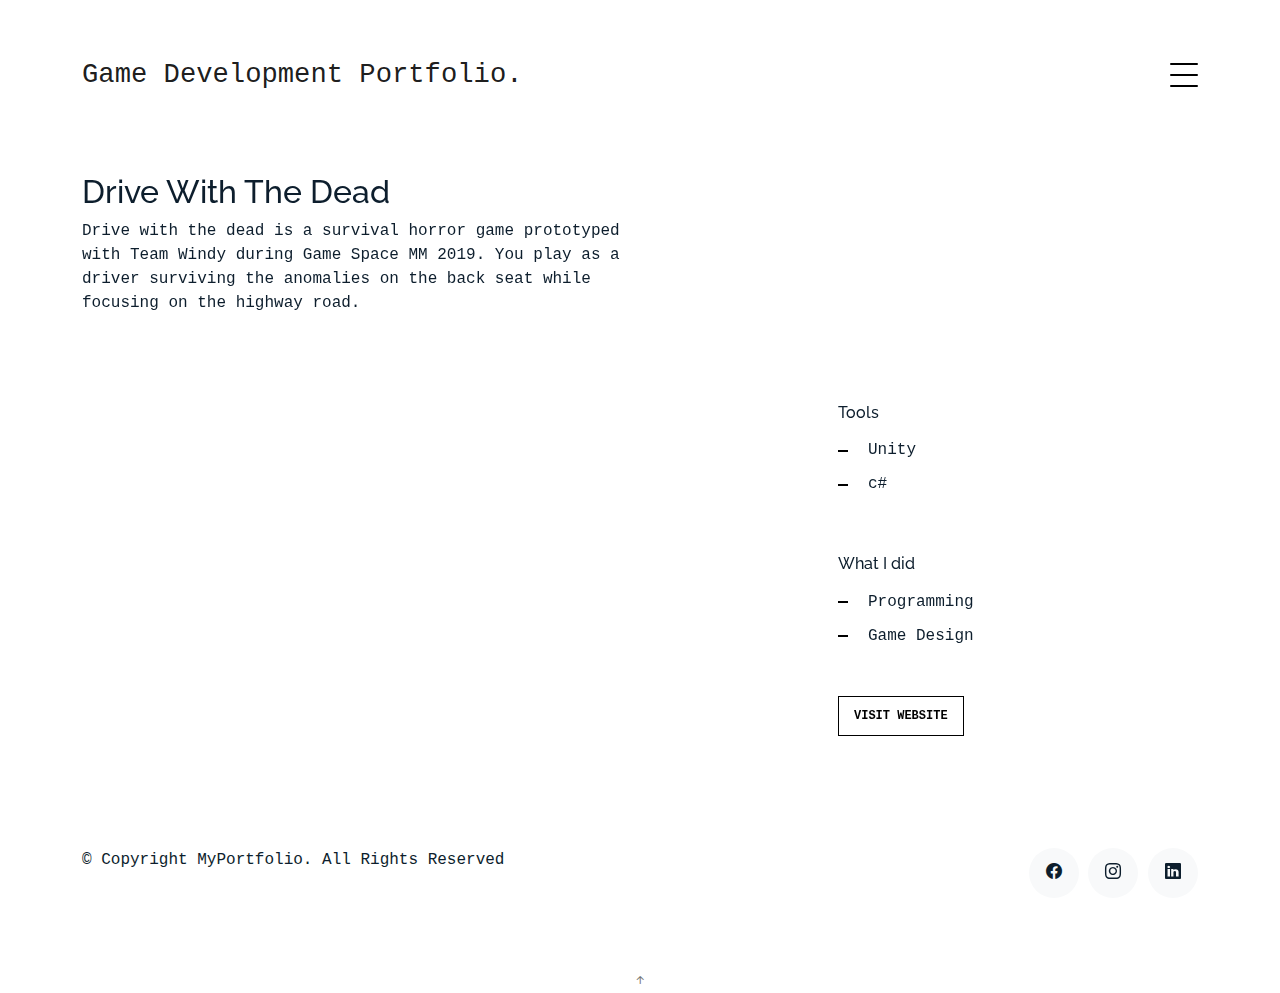
<file: DriveWithTheDead.html>
<!DOCTYPE html>
<html lang="en">

<head>
  <meta charset="utf-8">
  <meta content="width=device-width, initial-scale=1.0" name="viewport">

  <title>Min Khant's Portifolio - Project</title>
  <meta content="" name="description">
  <meta content="" name="keywords">

  <!-- Favicons -->
  <link href="assets/img/favicon.ico" rel="icon">
  <link href="assets/img/apple-touch-icon.png" rel="apple-touch-icon">

  <!-- Google Fonts -->
  <link href="https://fonts.googleapis.com/css?family=https://fonts.googleapis.com/css?family=Inconsolata:400,500,600,700|Raleway:400,400i,500,500i,600,600i,700,700i" rel="stylesheet">

  <!-- Vendor CSS Files -->
  <link href="assets/vendor/aos/aos.css" rel="stylesheet">
  <link href="assets/vendor/bootstrap/css/bootstrap.min.css" rel="stylesheet">
  <link href="assets/vendor/bootstrap-icons/bootstrap-icons.css" rel="stylesheet">
  <link href="assets/vendor/swiper/swiper-bundle.min.css" rel="stylesheet">

  <!-- Template Main CSS File -->
  <link href="assets/css/style.css" rel="stylesheet">

  <!-- =======================================================
  * Template Name: MyPortfolio - v4.7.0
  * Template URL: https://bootstrapmade.com/myportfolio-bootstrap-portfolio-website-template/
  * Author: BootstrapMade.com
  * License: https://bootstrapmade.com/license/
  ======================================================== -->
</head>

<body>

  <!-- ======= Navbar ======= -->
  <div class="collapse navbar-collapse custom-navmenu" id="main-navbar">
    <div class="container py-2 py-md-5">
      <div class="row align-items-start">
        <div class="col-md-2">
          <ul class="custom-menu">
            <li class="active"><a href="index.html">Home</a></li>
            <li><a href="about.html">About Me</a></li>
            <!-- <li><a href="services.html">Services</a></li>
            <li><a href="works.html">Works</a></li> -->
            <li><a href="contact.html">Contact</a></li>
          </ul>
        </div>
        <div class="col-md-6 d-none d-md-block  mr-auto">
          <div class="tweet d-flex">
            <div>
              <p><em>"Game creation keeps on expanding, just like the Universe. That is why I keep making games”
-- Hideo Kojima</em></p>
            </div>
          </div>
        </div>
        <div class="col-md-4 d-none d-md-block">
          <h3>Hire Me</h3>
          <p>Let's make some games! <br> <a href="mailto:kyawminkhant99@gmail.com">kyawminkhant99@gmail.com</a></p>
        </div>
      </div>

    </div>
  </div>

  <nav class="navbar navbar-light custom-navbar">
    <div class="container">
      <a class="navbar-brand" href="index.html">Game Development Portfolio.</a>
      <a href="#" class="burger" data-bs-toggle="collapse" data-bs-target="#main-navbar">
        <span></span>
      </a>
    </div>
  </nav>

  <main id="main">

    <section class="section">
      <div class="container">
        <div class="row mb-4 align-items-center">
          <div class="col-md-6" data-aos="fade-up">
            <h2>Drive With The Dead </h2>
            <p>  Drive with the dead is a survival horror game prototyped with Team Windy during Game Space MM 2019. You play as a driver surviving the anomalies on the back seat while focusing on the highway road.
</p>
</div>

      </div>

      <div class="site-section pb-0">
        <div class="container">
          <!-- align-items-stretch -->
          <div class="row no-gutter">
            <div class="col-md-8" data-aos="fade-up">
              <!-- <img src="https://media.giphy.com/media/5hd2X5EJIn2CUDGAHk/giphy.gif" alt="Image" class="img-fluid " loading="lazy"> -->
                  <iframe width="490" height="415" src="https://www.youtube.com/embed/TATMEsCk2Bg?autoplay=1&controls=0&mute=1" title="YouTube video player" frameborder="0" ></iframe>


            </div>
            <div class="col-md-3 ml-auto " data-aos="fade-up" data-aos-delay="100">
              <div class="sticky-content">
                <h4 class="h4 mb-3 toolsAndContribute ">Tools</h4>
                <ul class="list-unstyled list-line mb-5 ">
                  <li>Unity</li>
                  <li>c#</li>
                <h4 class="h4 mb-3 toolsAndContribute">What I did</h4>
                <ul class="list-unstyled list-line mb-5 ">
                  <li>Programming</li>
                  <li>Game Design</li>
                </ul>

                <p><a href="https://youtu.be/TATMEsCk2Bg" class="readmore">Visit Website</a></p>
              </div>
            </div>
          </div>
        </div>
    </section>

    <!-- ======= Testimonials Section ======= -->
    <!-- <section class="section pt-0">
      <div class="container">

        <div class="testimonials-slider swiper" data-aos="fade-up" data-aos-delay="100">
          <div class="swiper-wrapper">

            <div class="swiper-slide">
              <div class="testimonial-wrap">
                <div class="testimonial">
                  <img src="assets/img/person_1.jpg" alt="Image" class="img-fluid">
                  <blockquote>
                    <p>Lorem ipsum dolor sit amet consectetur adipisicing elit. Quisquam necessitatibus incidunt ut officiis
                      explicabo inventore.</p>
                  </blockquote>
                  <p>&mdash; Jean Hicks</p>
                </div>
              </div>
            </div> -->

            <!-- End testimonial item -->
<!--
            <div class="swiper-slide">
              <div class="testimonial-wrap">
                <div class="testimonial">
                  <img src="assets/img/person_2.jpg" alt="Image" class="img-fluid">
                  <blockquote>
                    <p>Lorem ipsum dolor sit amet consectetur adipisicing elit. Quisquam necessitatibus incidunt ut officiis
                      explicabo inventore.</p>
                  </blockquote>
                  <p>&mdash; Chris Stanworth</p>
                </div>
              </div>
            </div> -->

            <!-- End testimonial item -->
<!--
          </div>
          <div class="swiper-pagination"></div>
        </div>

      </div>
    </section> -->

    <!-- End Testimonials Section -->

  </main><!-- End #main -->

  <!-- ======= Footer ======= -->
  <footer class="footer" role="contentinfo">
    <div class="container">
      <div class="row">
        <div class="col-sm-6">
          <p class="mb-1">&copy; Copyright MyPortfolio. All Rights Reserved</p>
          <div class="credits">
            <!--
            All the links in the footer should remain intact.
            You can delete the links only if you purchased the pro version.
            Licensing information: https://bootstrapmade.com/license/
            Purchase the pro version with working PHP/AJAX contact form: https://bootstrapmade.com/buy/?theme=MyPortfolio
          -->
            <!-- Designed by <a href="https://bootstrapmade.com/">BootstrapMade</a> -->
          </div>
        </div>
        <div class="col-sm-6 social text-md-end">
          <!-- <a href="#"><span class="bi bi-twitter"></span></a> -->
          <a href="https://www.facebook.com/min.khant.12139"><span class="bi bi-facebook"></span></a>
          <a href="https://www.instagram.com/min_khantwsb/"><span class="bi bi-instagram"></span></a>
          <a href="https://www.linkedin.com/in/min-khant-3381701bb/"><span class="bi bi-linkedin"></span></a>
        </div>
      </div>
    </div>
  </footer>

  <a href="#" class="back-to-top d-flex align-items-center justify-content-center"><i class="bi bi-arrow-up-short"></i></a>

  <!-- Vendor JS Files -->
  <script src="assets/vendor/aos/aos.js"></script>
  <script src="assets/vendor/bootstrap/js/bootstrap.bundle.min.js"></script>
  <script src="assets/vendor/isotope-layout/isotope.pkgd.min.js"></script>
  <script src="assets/vendor/swiper/swiper-bundle.min.js"></script>
  <script src="assets/vendor/php-email-form/validate.js"></script>

  <!-- Template Main JS File -->
  <script src="assets/js/main.js"></script>

</body>

</html>
</file>
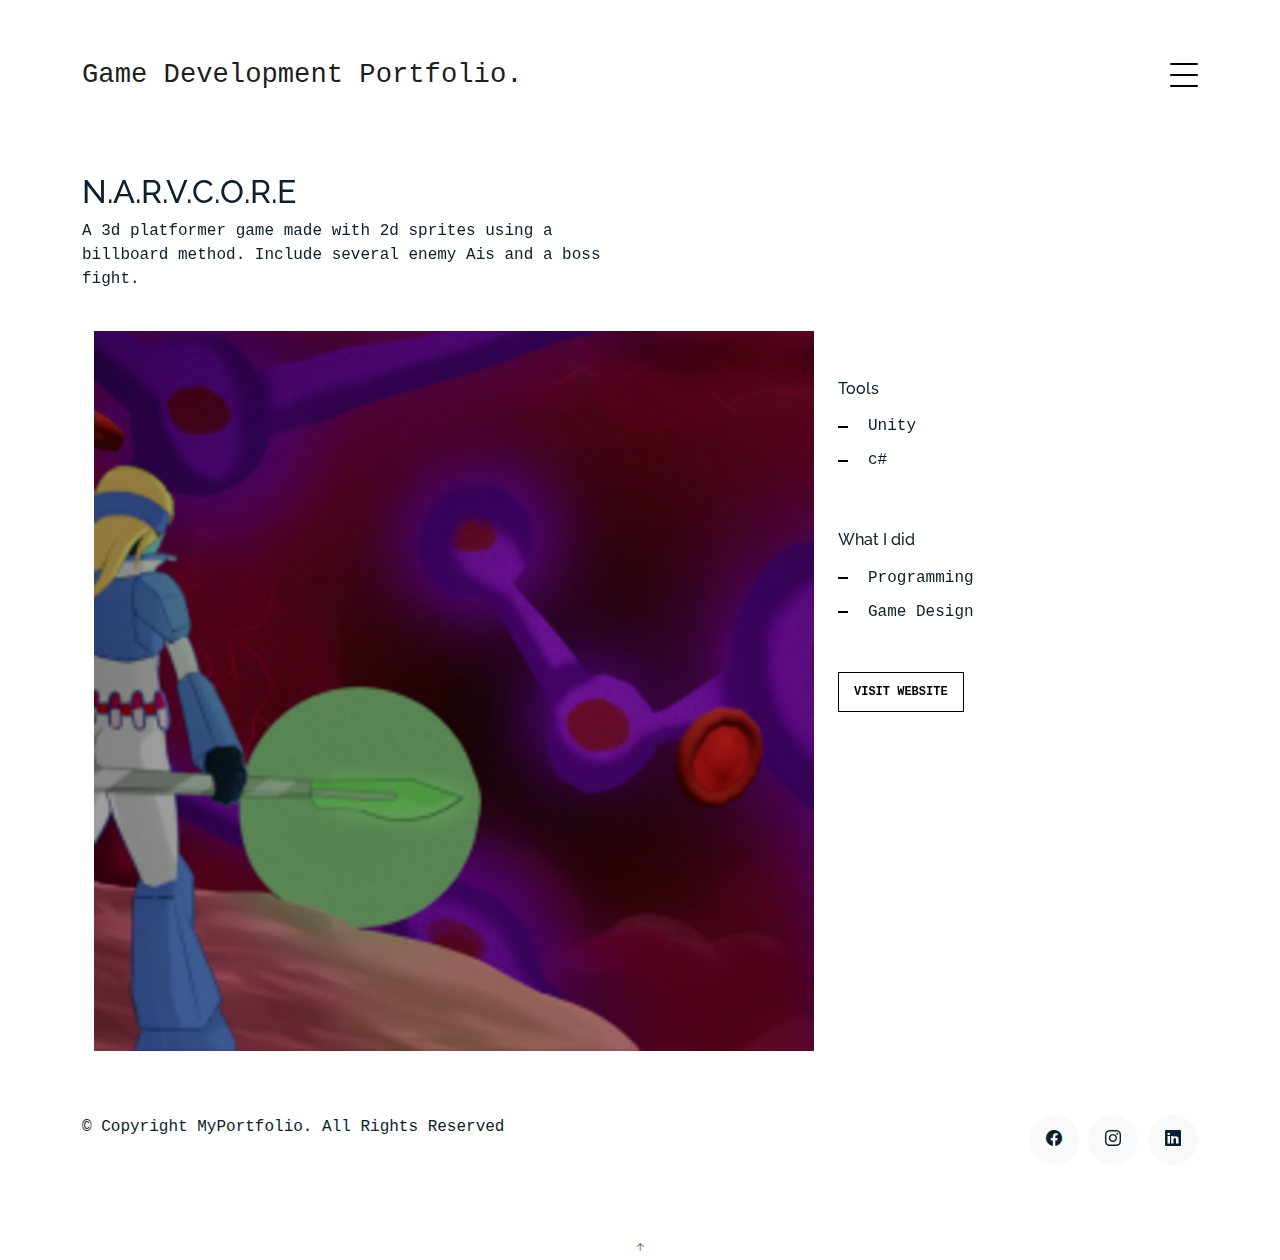
<file: NarvCore.html>
<!DOCTYPE html>
<html lang="en">

<head>
  <meta charset="utf-8">
  <meta content="width=device-width, initial-scale=1.0" name="viewport">

  <title>MyPortfolio Bootstrap Template - Work Single</title>
  <meta content="" name="description">
  <meta content="" name="keywords">

  <!-- Favicons -->
  <link href="assets/img/favicon.ico" rel="icon">
  <link href="assets/img/apple-touch-icon.png" rel="apple-touch-icon">

  <!-- Google Fonts -->
  <link href="https://fonts.googleapis.com/css?family=https://fonts.googleapis.com/css?family=Inconsolata:400,500,600,700|Raleway:400,400i,500,500i,600,600i,700,700i" rel="stylesheet">

  <!-- Vendor CSS Files -->
  <link href="assets/vendor/aos/aos.css" rel="stylesheet">
  <link href="assets/vendor/bootstrap/css/bootstrap.min.css" rel="stylesheet">
  <link href="assets/vendor/bootstrap-icons/bootstrap-icons.css" rel="stylesheet">
  <link href="assets/vendor/swiper/swiper-bundle.min.css" rel="stylesheet">

  <!-- Template Main CSS File -->
  <link href="assets/css/style.css" rel="stylesheet">

  <!-- =======================================================
  * Template Name: MyPortfolio - v4.7.0
  * Template URL: https://bootstrapmade.com/myportfolio-bootstrap-portfolio-website-template/
  * Author: BootstrapMade.com
  * License: https://bootstrapmade.com/license/
  ======================================================== -->
</head>

<body>

  <!-- ======= Navbar ======= -->
  <div class="collapse navbar-collapse custom-navmenu" id="main-navbar">
    <div class="container py-2 py-md-5">
      <div class="row align-items-start">
        <div class="col-md-2">
          <ul class="custom-menu">
            <li class="active"><a href="index.html">Home</a></li>
            <li><a href="about.html">About Me</a></li>
            <!-- <li><a href="services.html">Services</a></li>
            <li><a href="works.html">Works</a></li> -->
            <li><a href="contact.html">Contact</a></li>
          </ul>
        </div>
        <div class="col-md-6 d-none d-md-block  mr-auto">
          <div class="tweet d-flex">
            <div>
              <p><em>"Game creation keeps on expanding, just like the Universe. That is why I keep making games”
-- Hideo Kojima</em></p>
            </div>
          </div>
        </div>
        <div class="col-md-4 d-none d-md-block">
          <h3>Hire Me</h3>
          <p>Let's make some games! <br> <a href="mailto:kyawminkhant99@gmail.com">kyawminkhant99@gmail.com</a></p>
        </div>
      </div>

    </div>
  </div>

  <nav class="navbar navbar-light custom-navbar">
    <div class="container">
      <a class="navbar-brand" href="index.html">Game Development Portfolio.</a>
      <a href="#" class="burger" data-bs-toggle="collapse" data-bs-target="#main-navbar">
        <span></span>
      </a>
    </div>
  </nav>
  <main id="main">

    <section class="section">
      <div class="container">
        <div class="row mb-4 align-items-center">
          <div class="col-md-6" data-aos="fade-up">
            <h2>N.A.R.V.C.O.R.E</h2>
            <p>  A 3d platformer game made with 2d sprites using a billboard method.
Include several enemy Ais and a boss fight.

</p>
</div>

      </div>

      <div class="site-section pb-0">
        <div class="container">
          <!-- align-items-stretch -->
          <div class="row no-gutter">
            <div class="col-md-8" data-aos="fade-up">
              <img src="assets/img/NarvCoreBig.png" alt="Image" class="img-fluid " loading="lazy">


            </div>
            <div class="col-md-3 ml-auto " data-aos="fade-up" data-aos-delay="100">
              <div class="sticky-content">
                <h4 class="h4 mb-3 toolsAndContribute ">Tools</h4>
                <ul class="list-unstyled list-line mb-5 ">
                  <li>Unity</li>
                  <li>c#</li>
                <h4 class="h4 mb-3 toolsAndContribute">What I did</h4>
                <ul class="list-unstyled list-line mb-5 ">
                  <li>Programming</li>
                  <li>Game Design</li>
                </ul>

                <p><a href="https://globalgamejam.org/2020/games/narvcore-5" class="readmore">Visit Website</a></p>
              </div>
            </div>
          </div>
        </div>
    </section>

    <!-- ======= Testimonials Section ======= -->
    <!-- <section class="section pt-0">
      <div class="container">

        <div class="testimonials-slider swiper" data-aos="fade-up" data-aos-delay="100">
          <div class="swiper-wrapper">

            <div class="swiper-slide">
              <div class="testimonial-wrap">
                <div class="testimonial">
                  <img src="assets/img/person_1.jpg" alt="Image" class="img-fluid">
                  <blockquote>
                    <p>Lorem ipsum dolor sit amet consectetur adipisicing elit. Quisquam necessitatibus incidunt ut officiis
                      explicabo inventore.</p>
                  </blockquote>
                  <p>&mdash; Jean Hicks</p>
                </div>
              </div>
            </div> -->

            <!-- End testimonial item -->
<!--
            <div class="swiper-slide">
              <div class="testimonial-wrap">
                <div class="testimonial">
                  <img src="assets/img/person_2.jpg" alt="Image" class="img-fluid">
                  <blockquote>
                    <p>Lorem ipsum dolor sit amet consectetur adipisicing elit. Quisquam necessitatibus incidunt ut officiis
                      explicabo inventore.</p>
                  </blockquote>
                  <p>&mdash; Chris Stanworth</p>
                </div>
              </div>
            </div> -->

            <!-- End testimonial item -->
<!--
          </div>
          <div class="swiper-pagination"></div>
        </div>

      </div>
    </section> -->

    <!-- End Testimonials Section -->

  </main><!-- End #main -->

  <!-- ======= Footer ======= -->
  <footer class="footer" role="contentinfo">
    <div class="container">
      <div class="row">
        <div class="col-sm-6">
          <p class="mb-1">&copy; Copyright MyPortfolio. All Rights Reserved</p>
          <div class="credits">
            <!--
            All the links in the footer should remain intact.
            You can delete the links only if you purchased the pro version.
            Licensing information: https://bootstrapmade.com/license/
            Purchase the pro version with working PHP/AJAX contact form: https://bootstrapmade.com/buy/?theme=MyPortfolio
          -->
            <!-- Designed by <a href="https://bootstrapmade.com/">BootstrapMade</a> -->
          </div>
        </div>
        <div class="col-sm-6 social text-md-end">
          <!-- <a href="#"><span class="bi bi-twitter"></span></a> -->
          <a href="https://www.facebook.com/min.khant.12139"><span class="bi bi-facebook"></span></a>
          <a href="https://www.instagram.com/min_khantwsb/"><span class="bi bi-instagram"></span></a>
          <a href="https://www.linkedin.com/in/min-khant-3381701bb/"><span class="bi bi-linkedin"></span></a>
        </div>
      </div>
    </div>
  </footer>

  <a href="#" class="back-to-top d-flex align-items-center justify-content-center"><i class="bi bi-arrow-up-short"></i></a>

  <!-- Vendor JS Files -->
  <script src="assets/vendor/aos/aos.js"></script>
  <script src="assets/vendor/bootstrap/js/bootstrap.bundle.min.js"></script>
  <script src="assets/vendor/isotope-layout/isotope.pkgd.min.js"></script>
  <script src="assets/vendor/swiper/swiper-bundle.min.js"></script>
  <script src="assets/vendor/php-email-form/validate.js"></script>

  <!-- Template Main JS File -->
  <script src="assets/js/main.js"></script>

</body>

</html>
</file>
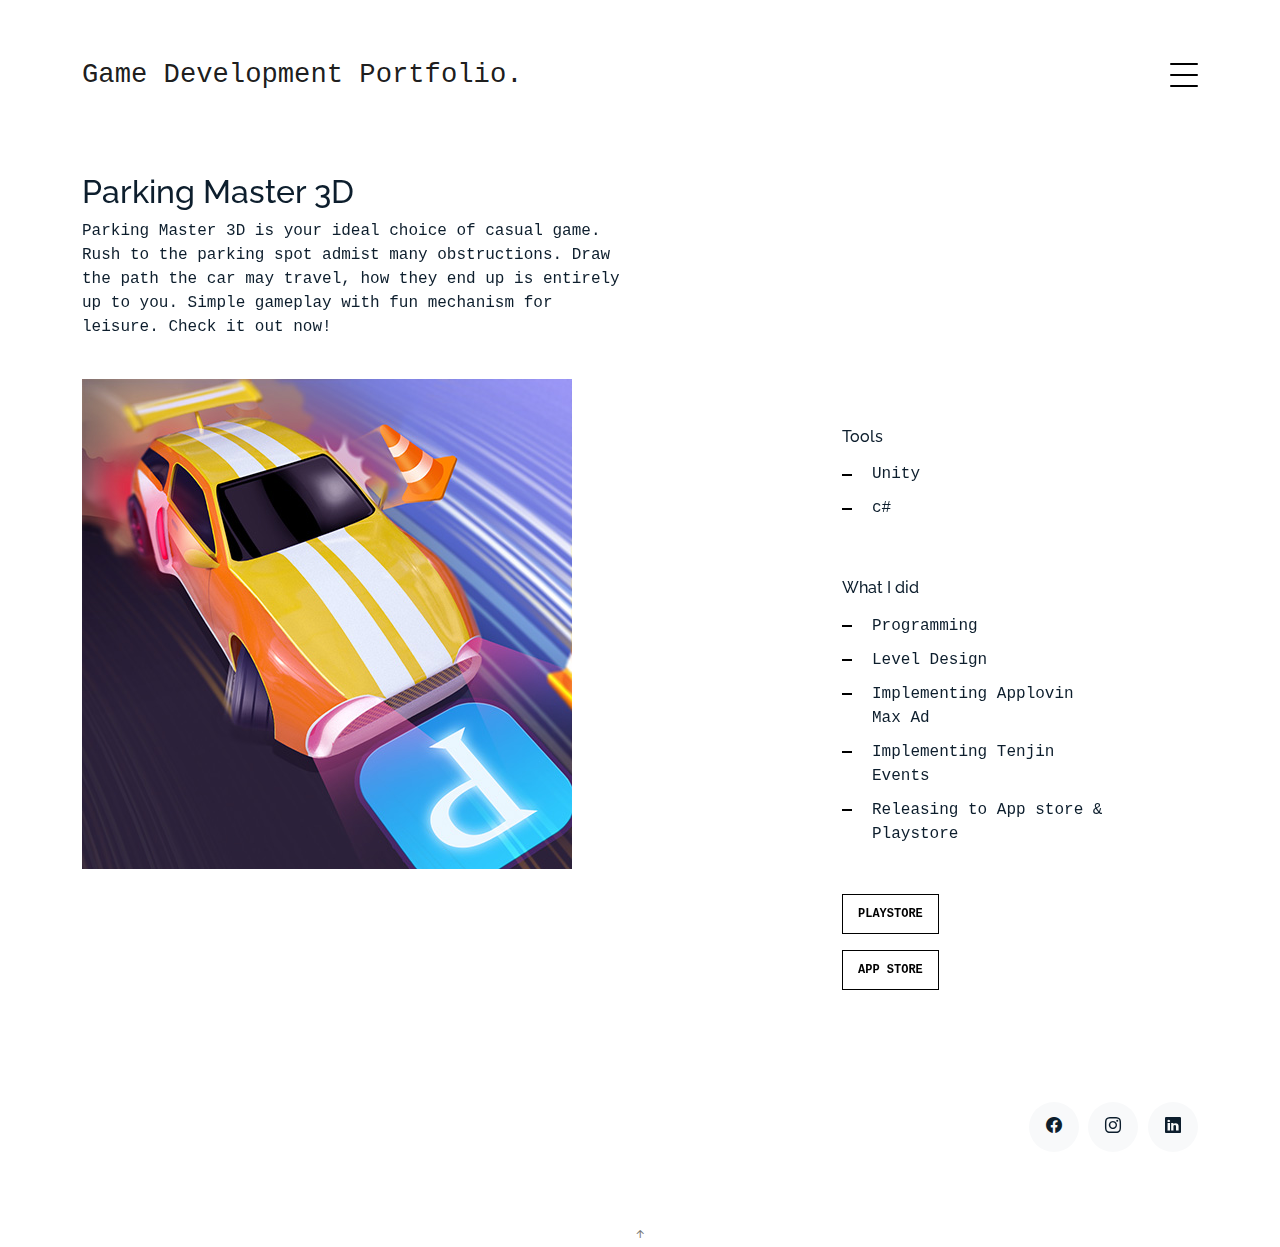
<file: ParkingMaster.html>
<!DOCTYPE html>
<html lang="en">

<head>
  <meta charset="utf-8">
  <meta content="width=device-width, initial-scale=1.0" name="viewport">

  <title>Min Khant's Portifolio - Project</title>
  <meta content="" name="description">
  <meta content="" name="keywords">

  <!-- Favicons -->
  <link href="assets/img/favicon.ico" rel="icon">
  <link href="assets/img/apple-touch-icon.png" rel="apple-touch-icon">

  <!-- Google Fonts -->
  <link href="https://fonts.googleapis.com/css?family=https://fonts.googleapis.com/css?family=Inconsolata:400,500,600,700|Raleway:400,400i,500,500i,600,600i,700,700i" rel="stylesheet">

  <!-- Vendor CSS Files -->
  <link href="assets/vendor/aos/aos.css" rel="stylesheet">
  <link href="assets/vendor/bootstrap/css/bootstrap.min.css" rel="stylesheet">
  <link href="assets/vendor/bootstrap-icons/bootstrap-icons.css" rel="stylesheet">
  <link href="assets/vendor/swiper/swiper-bundle.min.css" rel="stylesheet">

  <!-- Template Main CSS File -->
  <link href="assets/css/style.css" rel="stylesheet">

  <!-- =======================================================
  * Template Name: MyPortfolio - v4.7.0
  * Template URL: https://bootstrapmade.com/myportfolio-bootstrap-portfolio-website-template/
  * Author: BootstrapMade.com
  * License: https://bootstrapmade.com/license/
  ======================================================== -->
</head>

<body>

  <!-- ======= Navbar ======= -->
  <div class="collapse navbar-collapse custom-navmenu" id="main-navbar">
    <div class="container py-2 py-md-5">
      <div class="row align-items-start">
        <div class="col-md-2">
          <ul class="custom-menu">
            <li class="active"><a href="index.html">Home</a></li>
            <li><a href="about.html">About Me</a></li>
            <!-- <li><a href="services.html">Services</a></li>
            <li><a href="works.html">Works</a></li> -->
            <li><a href="contact.html">Contact</a></li>
          </ul>
        </div>
        <div class="col-md-6 d-none d-md-block  mr-auto">
          <div class="tweet d-flex">
            <div>
              <p><em>"Game creation keeps on expanding, just like the Universe. That is why I keep making games”
-- Hideo Kojima</em></p>
            </div>
          </div>
        </div>
        <div class="col-md-4 d-none d-md-block">
          <h3>Hire Me</h3>
          <p>Let's make some games! <br> <a href="mailto:kyawminkhant99@gmail.com">kyawminkhant99@gmail.com</a></p>
        </div>
      </div>

    </div>
  </div>

  <nav class="navbar navbar-light custom-navbar">
    <div class="container">
      <a class="navbar-brand" href="index.html">Game Development Portfolio.</a>
      <a href="#" class="burger" data-bs-toggle="collapse" data-bs-target="#main-navbar">
        <span></span>
      </a>
    </div>
  </nav>

  <main id="main">

    <section class="section">
      <div class="container">
        <div class="row mb-4 align-items-center">
          <div class="col-md-6" data-aos="fade-up">
            <h2>Parking Master 3D</h2>
            <p> Parking Master 3D is your ideal choice of casual game.
Rush to the parking spot admist many obstructions.
Draw the path the car may travel, how they end up is entirely up to you.
Simple gameplay with fun mechanism for leisure. Check it out now!
</p>
          </div>
        </div>
      </div>

      <div class="site-section pb-0">
        <div class="container">
          <!-- align-items-stretch -->
          <div class="row no-gutter">
            <div class="col-md-8" data-aos="fade-up">
              <img src="assets/img/pmwork.jpg" alt="Image" class=" img-fluid " loading="lazy">


            </div>
            <div class="col-md-3 ml-auto " data-aos="fade-up" data-aos-delay="100">
              <div class="sticky-content">
                <h4 class="h4 mb-3 toolsAndContribute ">Tools</h4>
                <ul class="list-unstyled list-line mb-5 ">
                  <li>Unity</li>
                  <li>c#</li>
                <h4 class="h4 mb-3 toolsAndContribute">What I did</h4>
                <ul class="list-unstyled list-line mb-5 ">
                  <li>Programming</li>
                  <li>Level Design</li>
                  <li>Implementing Applovin Max Ad</li>
                  <li>Implementing Tenjin Events</li>
                  <li>Releasing to App store & Playstore</li>

                </ul>

                <p><a href="https://play.google.com/store/apps/details?id=com.myan.parkingmaster" class="readmore">Playstore</a></p>
                  <p><a href="https://apps.apple.com/us/app/parking-master-3d/id1632142956" class="readmore">App store</a></p>
              </div>
            </div>
          </div>
        </div>
    </section>

    <!-- ======= Testimonials Section ======= -->
    <!-- <section class="section pt-0">
      <div class="container">

        <div class="testimonials-slider swiper" data-aos="fade-up" data-aos-delay="100">
          <div class="swiper-wrapper">

            <div class="swiper-slide">
              <div class="testimonial-wrap">
                <div class="testimonial">
                  <img src="assets/img/person_1.jpg" alt="Image" class="img-fluid">
                  <blockquote>
                    <p>Lorem ipsum dolor sit amet consectetur adipisicing elit. Quisquam necessitatibus incidunt ut officiis
                      explicabo inventore.</p>
                  </blockquote>
                  <p>&mdash; Jean Hicks</p>
                </div>
              </div>
            </div> -->

            <!-- End testimonial item -->
<!--
            <div class="swiper-slide">
              <div class="testimonial-wrap">
                <div class="testimonial">
                  <img src="assets/img/person_2.jpg" alt="Image" class="img-fluid">
                  <blockquote>
                    <p>Lorem ipsum dolor sit amet consectetur adipisicing elit. Quisquam necessitatibus incidunt ut officiis
                      explicabo inventore.</p>
                  </blockquote>
                  <p>&mdash; Chris Stanworth</p>
                </div>
              </div>
            </div> -->

            <!-- End testimonial item -->
<!--
          </div>
          <div class="swiper-pagination"></div>
        </div>

      </div>
    </section> -->

    <!-- End Testimonials Section -->

  </main><!-- End #main -->

  <!-- ======= Footer ======= -->
  <footer class="footer" role="contentinfo">
    <div class="container">
      <div class="row">
        <div class="col-sm-6">
          <!-- <p class="mb-1">&copy; Copyright MyPortfolio. All Rights Reserved</p> -->
          <div class="credits">
            <!--
            All the links in the footer should remain intact.
            You can delete the links only if you purchased the pro version.
            Licensing information: https://bootstrapmade.com/license/
            Purchase the pro version with working PHP/AJAX contact form: https://bootstrapmade.com/buy/?theme=MyPortfolio
          -->
            <!-- Designed by <a href="https://bootstrapmade.com/">BootstrapMade</a> -->
          </div>
        </div>
        <div class="col-sm-6 social text-md-end">
          <!-- <a href=""><span class="bi bi-twitter"></span></a> -->
          <a href="https://www.facebook.com/min.khant.12139"><span class="bi bi-facebook"></span></a>
          <a href="https://www.instagram.com/min_khantwsb/"><span class="bi bi-instagram"></span></a>
          <a href="https://www.linkedin.com/in/min-khant-3381701bb/"><span class="bi bi-linkedin"></span></a>
        </div>
      </div>
    </div>
  </footer>

  <a href="#" class="back-to-top d-flex align-items-center justify-content-center"><i class="bi bi-arrow-up-short"></i></a>

  <!-- Vendor JS Files -->
  <script src="assets/vendor/aos/aos.js"></script>
  <script src="assets/vendor/bootstrap/js/bootstrap.bundle.min.js"></script>
  <script src="assets/vendor/isotope-layout/isotope.pkgd.min.js"></script>
  <script src="assets/vendor/swiper/swiper-bundle.min.js"></script>
  <script src="assets/vendor/php-email-form/validate.js"></script>

  <!-- Template Main JS File -->
  <script src="assets/js/main.js"></script>

</body>

</html>
</file>
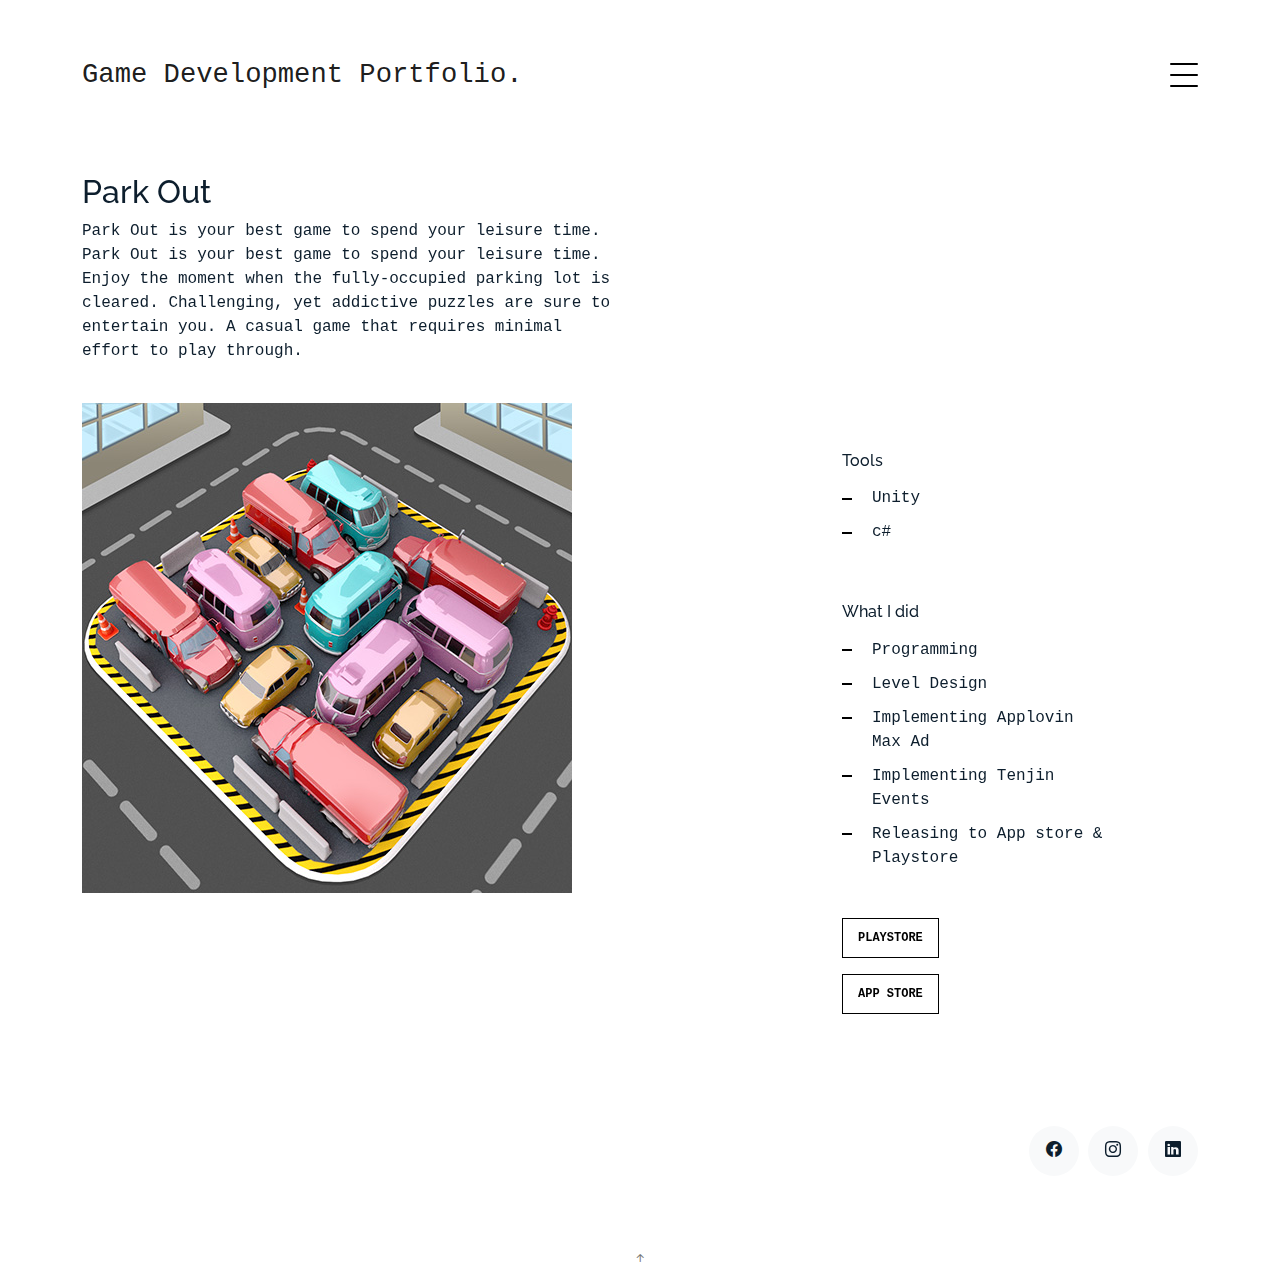
<file: ParkOut.html>
<!DOCTYPE html>
<html lang="en">

<head>
  <meta charset="utf-8">
  <meta content="width=device-width, initial-scale=1.0" name="viewport">

  <title>Min Khant's Portifolio - Project</title>
  <meta content="" name="description">
  <meta content="" name="keywords">

  <!-- Favicons -->
  <link href="assets/img/favicon.ico" rel="icon">
  <link href="assets/img/apple-touch-icon.png" rel="apple-touch-icon">

  <!-- Google Fonts -->
  <link href="https://fonts.googleapis.com/css?family=https://fonts.googleapis.com/css?family=Inconsolata:400,500,600,700|Raleway:400,400i,500,500i,600,600i,700,700i" rel="stylesheet">

  <!-- Vendor CSS Files -->
  <link href="assets/vendor/aos/aos.css" rel="stylesheet">
  <link href="assets/vendor/bootstrap/css/bootstrap.min.css" rel="stylesheet">
  <link href="assets/vendor/bootstrap-icons/bootstrap-icons.css" rel="stylesheet">
  <link href="assets/vendor/swiper/swiper-bundle.min.css" rel="stylesheet">

  <!-- Template Main CSS File -->
  <link href="assets/css/style.css" rel="stylesheet">

  <!-- =======================================================
  * Template Name: MyPortfolio - v4.7.0
  * Template URL: https://bootstrapmade.com/myportfolio-bootstrap-portfolio-website-template/
  * Author: BootstrapMade.com
  * License: https://bootstrapmade.com/license/
  ======================================================== -->
</head>

<body>

  <!-- ======= Navbar ======= -->
  <div class="collapse navbar-collapse custom-navmenu" id="main-navbar">
    <div class="container py-2 py-md-5">
      <div class="row align-items-start">
        <div class="col-md-2">
          <ul class="custom-menu">
            <li class="active"><a href="index.html">Home</a></li>
            <li><a href="about.html">About Me</a></li>
            <!-- <li><a href="services.html">Services</a></li>
            <li><a href="works.html">Works</a></li> -->
            <li><a href="contact.html">Contact</a></li>
          </ul>
        </div>
        <div class="col-md-6 d-none d-md-block  mr-auto">
          <div class="tweet d-flex">
            <div>
              <p><em>"Game creation keeps on expanding, just like the Universe. That is why I keep making games”
-- Hideo Kojima</em></p>
            </div>
          </div>
        </div>
        <div class="col-md-4 d-none d-md-block">
          <h3>Hire Me</h3>
          <p>Let's make some games! <br> <a href="mailto:kyawminkhant99@gmail.com">kyawminkhant99@gmail.com</a></p>
        </div>
      </div>

    </div>
  </div>

  <nav class="navbar navbar-light custom-navbar">
    <div class="container">
      <a class="navbar-brand" href="index.html">Game Development Portfolio.</a>
      <a href="#" class="burger" data-bs-toggle="collapse" data-bs-target="#main-navbar">
        <span></span>
      </a>
    </div>
  </nav>

  <main id="main">

    <section class="section">
      <div class="container">
        <div class="row mb-4 align-items-center">
          <div class="col-md-6" data-aos="fade-up">
            <h2>Park Out</h2>
            <p> Park Out is your best game to spend your leisure time.
Park Out is your best game to spend your leisure time.
Enjoy the moment when the fully-occupied parking lot is cleared.
Challenging, yet addictive puzzles are sure to entertain you.
A casual game that requires minimal effort to play through.
</p>
          </div>
        </div>
      </div>

      <div class="site-section pb-0">
        <div class="container">
          <!-- align-items-stretch -->
          <div class="row no-gutter">
            <div class="col-md-8" data-aos="fade-up">
              <img src="assets/img/powork.jpg" alt="Image" class=" img-fluid " loading="lazy">


            </div>
            <div class="col-md-3 ml-auto " data-aos="fade-up" data-aos-delay="100">
              <div class="sticky-content">
                <h4 class="h4 mb-3 toolsAndContribute ">Tools</h4>
                <ul class="list-unstyled list-line mb-5 ">
                  <li>Unity</li>
                  <li>c#</li>
                <h4 class="h4 mb-3 toolsAndContribute">What I did</h4>
                <ul class="list-unstyled list-line mb-5 ">
                  <li>Programming</li>
                  <li>Level Design</li>
                  <li>Implementing Applovin Max Ad</li>
                  <li>Implementing Tenjin Events</li>
                  <li>Releasing to App store & Playstore</li>

                </ul>

                <p><a href="https://play.google.com/store/apps/details?id=com.myan.parkout" class="readmore">Playstore</a></p>
                  <p><a href="https://apps.apple.com/us/app/park-out-car-slide-puzzle-3d/id1625624140" class="readmore">App store</a></p>
              </div>
            </div>
          </div>
        </div>
    </section>

    <!-- ======= Testimonials Section ======= -->
    <!-- <section class="section pt-0">
      <div class="container">

        <div class="testimonials-slider swiper" data-aos="fade-up" data-aos-delay="100">
          <div class="swiper-wrapper">

            <div class="swiper-slide">
              <div class="testimonial-wrap">
                <div class="testimonial">
                  <img src="assets/img/person_1.jpg" alt="Image" class="img-fluid">
                  <blockquote>
                    <p>Lorem ipsum dolor sit amet consectetur adipisicing elit. Quisquam necessitatibus incidunt ut officiis
                      explicabo inventore.</p>
                  </blockquote>
                  <p>&mdash; Jean Hicks</p>
                </div>
              </div>
            </div> -->

            <!-- End testimonial item -->
<!--
            <div class="swiper-slide">
              <div class="testimonial-wrap">
                <div class="testimonial">
                  <img src="assets/img/person_2.jpg" alt="Image" class="img-fluid">
                  <blockquote>
                    <p>Lorem ipsum dolor sit amet consectetur adipisicing elit. Quisquam necessitatibus incidunt ut officiis
                      explicabo inventore.</p>
                  </blockquote>
                  <p>&mdash; Chris Stanworth</p>
                </div>
              </div>
            </div> -->

            <!-- End testimonial item -->
<!--
          </div>
          <div class="swiper-pagination"></div>
        </div>

      </div>
    </section> -->

    <!-- End Testimonials Section -->

  </main><!-- End #main -->

  <!-- ======= Footer ======= -->
  <footer class="footer" role="contentinfo">
    <div class="container">
      <div class="row">
        <div class="col-sm-6">
          <!-- <p class="mb-1">&copy; Copyright MyPortfolio. All Rights Reserved</p> -->
          <div class="credits">
            <!--
            All the links in the footer should remain intact.
            You can delete the links only if you purchased the pro version.
            Licensing information: https://bootstrapmade.com/license/
            Purchase the pro version with working PHP/AJAX contact form: https://bootstrapmade.com/buy/?theme=MyPortfolio
          -->
            <!-- Designed by <a href="https://bootstrapmade.com/">BootstrapMade</a> -->
          </div>
        </div>
        <div class="col-sm-6 social text-md-end">
          <!-- <a href=""><span class="bi bi-twitter"></span></a> -->
          <a href="https://www.facebook.com/min.khant.12139"><span class="bi bi-facebook"></span></a>
          <a href="https://www.instagram.com/min_khantwsb/"><span class="bi bi-instagram"></span></a>
          <a href="https://www.linkedin.com/in/min-khant-3381701bb/"><span class="bi bi-linkedin"></span></a>
        </div>
      </div>
    </div>
  </footer>

  <a href="#" class="back-to-top d-flex align-items-center justify-content-center"><i class="bi bi-arrow-up-short"></i></a>

  <!-- Vendor JS Files -->
  <script src="assets/vendor/aos/aos.js"></script>
  <script src="assets/vendor/bootstrap/js/bootstrap.bundle.min.js"></script>
  <script src="assets/vendor/isotope-layout/isotope.pkgd.min.js"></script>
  <script src="assets/vendor/swiper/swiper-bundle.min.js"></script>
  <script src="assets/vendor/php-email-form/validate.js"></script>

  <!-- Template Main JS File -->
  <script src="assets/js/main.js"></script>

</body>

</html>
</file>
<file: assets/css/style.css>
/**
* Template Name: MyPortfolio - v4.7.0
* Template URL: https://bootstrapmade.com/myportfolio-bootstrap-portfolio-website-template/
* Author: BootstrapMade.com
* License: https://bootstrapmade.com/license/
*/

/*--------------------------------------------------------------
# General
--------------------------------------------------------------*/
body {
  font-family: "Inconsolata", monospace;
  color: #0d1e2d;
}

a {
  color: #777;
  text-decoration: none;
}

a:hover {
  color: #000;
}

h1, h2, h3, h4, h5, h6, .font-heading {
  font-family: "Raleway", sans-serif;
}

.section {
  padding: 4rem 0;
}

.filters a {
  text-decoration: none;
  color: #000;
  display: inline-block;
  padding-left: 10px;
  padding-right: 10px;
  position: relative;
}
.filters a:hover, .filters a:focus, .filters a:active {
  text-decoration: none;
}
.filters a:hover:before {
  content: "";
  position: absolute;
  left: 10px;
  right: 10px;
  bottom: 0;
  height: 1px;
  background-color: #000;
}
.filters a.active {
  color: #000;
}
.filters a.active:before {
  content: "";
  position: absolute;
  left: 10px;
  right: 10px;
  bottom: 0;
  height: 1px;
  background-color: #000;
}

.item {
  border: none;
  margin-bottom: 30px;
}
.item .item-wrap {
  display: block;
  position: relative;
  overflow: hidden;
}
.item .item-wrap:after {
  z-index: 2;
  position: absolute;
  content: "";
  top: 0;
  left: 0;
  right: 0;
  bottom: 0;
  background: rgba(0, 0, 0, 0.4);
  visibility: hidden;
  opacity: 0;
  transition: 0.3s all ease-in-out;
}
.item .item-wrap img {
  transition: 0.3s transform ease;
  transform: scale(1);
}
.item .item-wrap > .work-info {
  position: absolute;
  top: 50%;
  width: 100%;
  text-align: center;
  z-index: 3;
  transform: translateY(-50%);
  color: #fff;
  opacity: 0;
  visibility: hidden;
  margin-top: 20px;
  transition: 0.3s all ease;
}
.item .item-wrap > .work-info h3 {
  font-size: 20px;
  margin-bottom: 0;
}
.item .item-wrap > .work-info span {
  font-size: 14px;
  text-transform: uppercase;
  letter-spacing: 0.2rem;
}
.item .item-wrap:hover {
  text-decoration: none;
}
.item .item-wrap:hover img {
  transform: scale(1.05);
}
.item .item-wrap:hover:after {
  opacity: 1;
  visibility: visible;
}
.item .item-wrap:hover .work-info {
  margin-top: 0px;
  opacity: 1;
  visibility: visible;
}

.testimonial-wrap {
  padding: 50px 50px 80px 50px;
  background: #eceff2;
}
.testimonial-wrap .testimonial {
  text-align: center;
  max-width: 500px;
  margin: 0 auto;
}
.testimonial-wrap .testimonial img {
  border-radius: 50%;
  width: 120px;
  margin: 0 auto 30px auto;
}
.testimonial-wrap .testimonial blockquote p {
  font-size: 20px;
}

.h3 {
  font-size: 20px;
}

.h4 {
  font-size: 16px;
}

.heading {
  font-size: 28px;
}

.readmore {
  display: inline-block;
  border: 1px solid #000;
  padding: 10px 15px;
  font-size: 12px;
  text-transform: uppercase;
  color: #000;
  transition: 0.2s all ease;
  font-weight: 700;
}
.readmore:active, .readmore:focus, .readmore:hover {
  outline: none;
}
.readmore:hover {
  color: #fff;
  text-decoration: none;
  background: #000;
}

.testimonials-slider .swiper-pagination {
  margin-top: -60px;
  position: relative;
}
.testimonials-slider .swiper-pagination .swiper-pagination-bullet {
  width: 12px;
  height: 12px;
  background-color: rgba(13, 30, 45, 0.3);
  opacity: 1;
}
.testimonials-slider .swiper-pagination .swiper-pagination-bullet-active {
  background-color: rgba(13, 30, 45, 0.6);
}

.sticky-content {
  position: sticky;
  position: -webkit-sticky;
  top: 0;
  /* required */
}

.list-line li {
  margin-bottom: 10px;
  position: relative;
  padding-left: 30px;
}
.list-line li:before {
  content: "";
  position: absolute;
  left: 0;
  top: 0.7rem;
  width: 10px;
  height: 2px;
  background: #000;
}

.form-control {
  border-radius: 0;
  background: #f8f9fa;
  border: 1px solid transparent;
  padding-top: 10px !important;
  padding-bottom: 10px !important;
}
.form-control:active, .form-control:focus {
  background: #eff1f4;
  outline: none;
  box-shadow: none;
  border: 1px solid transparent;
}

.custom-progress {
  height: 7px;
  border-radius: 0;
}
.custom-progress .progress-bar {
  background: #000;
}

/* Services */
.services i {
  font-size: 40px;
}
.services h4 {
  padding-top: 10px;
}

/* Contact Form */
.php-email-form .error-message {
  display: none;
  color: #fff;
  background: #ed3c0d;
  text-align: left;
  padding: 15px;
  font-weight: 600;
}
.php-email-form .error-message br + br {
  margin-top: 25px;
}
.php-email-form .sent-message {
  display: none;
  color: #fff;
  background: #18d26e;
  text-align: center;
  padding: 15px;
  font-weight: 600;
}
.php-email-form .loading {
  display: none;
  background: #fff;
  text-align: center;
  padding: 15px;
}
.php-email-form .loading:before {
  content: "";
  display: inline-block;
  border-radius: 50%;
  width: 24px;
  height: 24px;
  margin: 0 10px -6px 0;
  border: 3px solid #18d26e;
  border-top-color: #eee;
  -webkit-animation: animate-loading 1s linear infinite;
  animation: animate-loading 1s linear infinite;
}

@-webkit-keyframes animate-loading {
  0% {
    transform: rotate(0deg);
  }
  100% {
    transform: rotate(360deg);
  }
}

@keyframes animate-loading {
  0% {
    transform: rotate(0deg);
  }
  100% {
    transform: rotate(360deg);
  }
}
/*--------------------------------------------------------------
# Header
--------------------------------------------------------------*/
/* Custom Navmenu */
.custom-navmenu {
  background: #0d1e2d;
}
.custom-navmenu .custom-menu, .custom-navmenu .custom-menu li {
  padding: 0;
  margin: 0;
  list-style: none;
}
.custom-navmenu .custom-menu li {
  margin-bottom: 0;
  font-size: 20px;
}
.custom-navmenu .custom-menu li a {
  color: #fff;
  padding: 10px 0 !important;
}
.custom-navmenu .custom-menu li a:hover {
  text-decoration: none;
}
.custom-navmenu .custom-menu li.active a {
  text-decoration: underline;
}
.custom-navmenu h3 {
  font-size: 20px;
  color: #fff;
}
.custom-navmenu p {
  color: rgba(255, 255, 255, 0.6);
}
.custom-navmenu a {
  color: rgba(255, 255, 255, 0.7);
}
.custom-navmenu a:hover {
  color: #fff;
}

/* Custom Navbar */
.custom-navbar {
  padding-top: 50px;
  width: 100%;
}
@media (max-width: 780px) {
  .custom-navbar > .container {
    padding-right: 0;
    padding-left: 0;
  }
}
.custom-navbar .navbar-brand {
  font-size: 1.7rem;
}

/* Burger */
.burger {
  width: 28px;
  height: 32px;
  cursor: pointer;
  position: relative;
}

.burger:before, .burger span, .burger:after {
  width: 100%;
  height: 2px;
  display: block;
  background: #000;
  border-radius: 2px;
  position: absolute;
  opacity: 1;
}

.burger:before, .burger:after {
  transition: top 0.35s cubic-bezier(0.23, 1, 0.32, 1), transform 0.35s cubic-bezier(0.23, 1, 0.32, 1), opacity 0.35s cubic-bezier(0.23, 1, 0.32, 1), background-color 1.15s cubic-bezier(0.86, 0, 0.07, 1);
  -webkit-transition: top 0.35s cubic-bezier(0.23, 1, 0.32, 1), -webkit-transform 0.35s cubic-bezier(0.23, 1, 0.32, 1), opacity 0.35s cubic-bezier(0.23, 1, 0.32, 1), background-color 1.15s cubic-bezier(0.86, 0, 0.07, 1);
  content: "";
}

.burger:before {
  top: 4px;
}

.burger span {
  top: 15px;
}

.burger:after {
  top: 26px;
}

/* Hover */
.burger:hover:before {
  top: 7px;
}

.burger:hover:after {
  top: 23px;
}

/* Click */
.burger.active span {
  opacity: 0;
}

.burger.active:before, .burger.active:after {
  top: 40%;
}

.burger.active:before {
  transform: rotate(45deg);
}

.burger.active:after {
  transform: rotate(-45deg);
}

.burger:focus {
  outline: none;
}

/*--------------------------------------------------------------
# Footer
--------------------------------------------------------------*/
.footer {
  padding: 0 0 4rem 0;
}
.footer a {
  color: #000;
}

.social a {
  display: inline-block;
  width: 50px;
  height: 50px;
  border-radius: 50%;
  background: #f8f9fa;
  position: relative;
  text-align: center;
  color: #0d1e2d;
}
.social a span {
  display: inline-block;
  left: 50%;
  position: absolute;
  top: 50%;
  transform: translate(-50%, -50%);
}
.social a:hover {
  color: #000;
}
.skills
{
  padding-top: 3rem;
  padding-left: 3rem;

}

.toolsAndContribute
{
    padding-top: 3rem;
}

.specimg
{
  margin-top: 3rem;
  max-width: 45%

}


.wimg
{
  width: 100%
  object-fit: cover;
}
</file>
